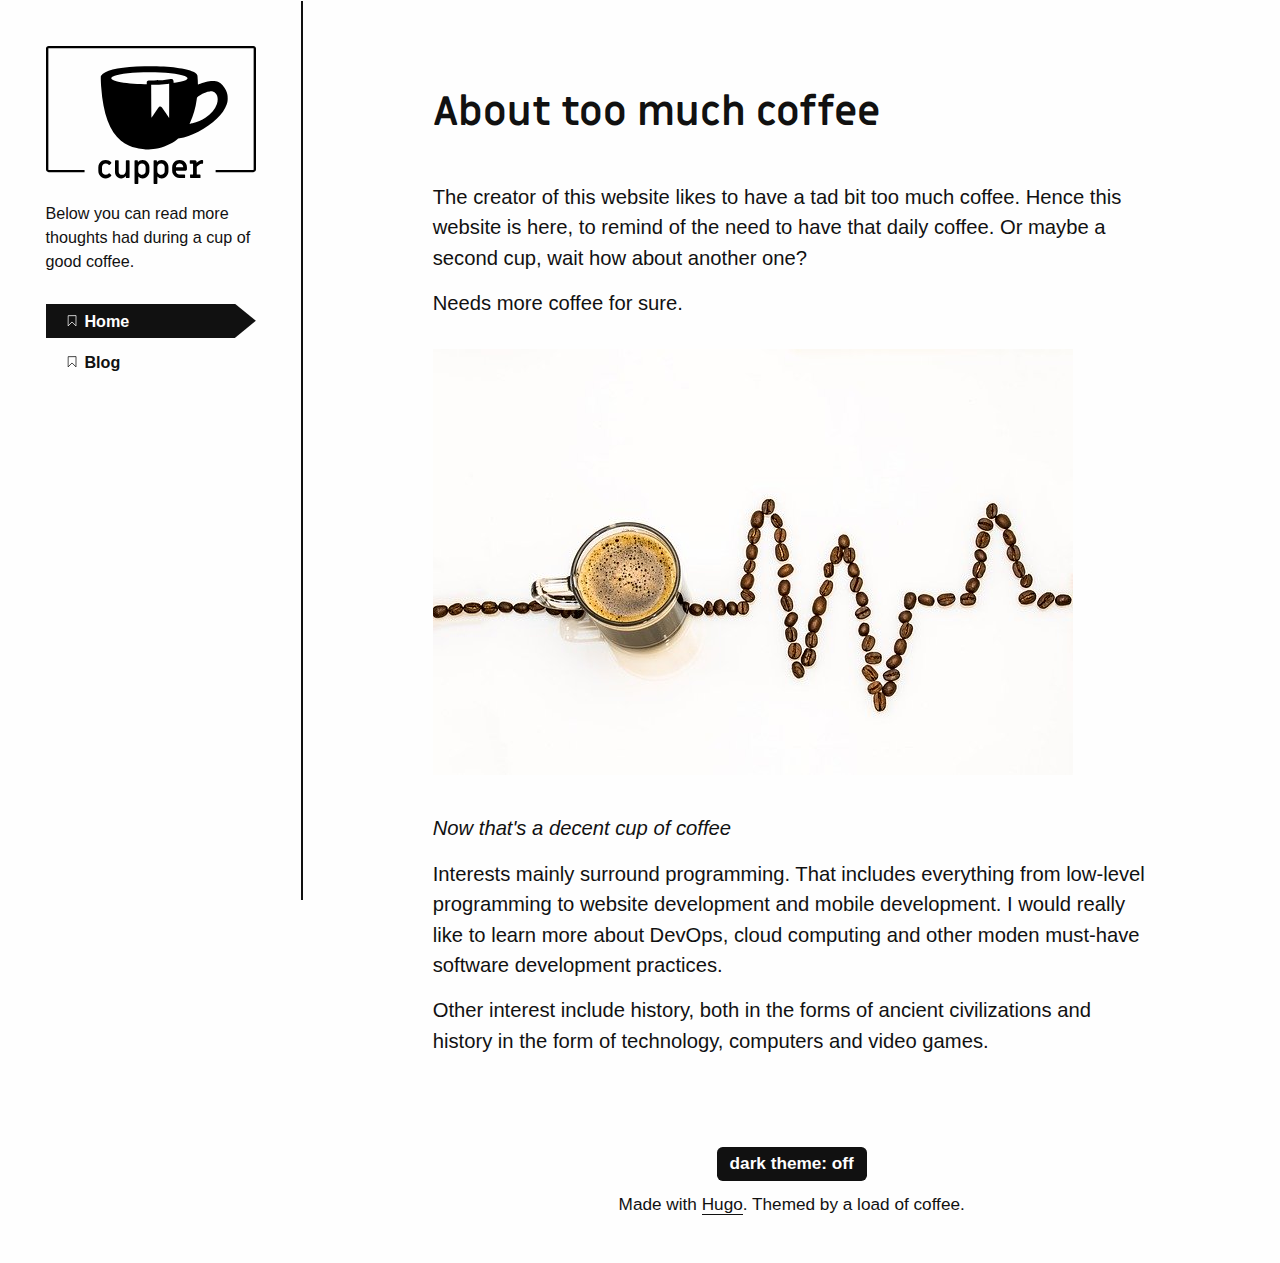
<file: index.html>
<!DOCTYPE html>
<html lang="en">
  <head>
  <meta charset="utf-8">
  <meta name="viewport" content="width=device-width, initial-scale=1.0">
  <meta http-equiv="X-UA-Compatible" content="IE=edge">

  <meta name="generator" content="Hugo 0.61.0" />
  <link rel="canonical" href="https://aaltomcc.github.io/cs-ej4101-fall-2019-012-advanced/">

  
    
  

  <link rel="apple-touch-icon" sizes="180x180" href="/apple-touch-icon.png">
  <link rel="icon" type="image/png" sizes="32x32" href="/favicon-32x32.png">
  <link rel="icon" type="image/png" sizes="16x16" href="/favicon-16x16.png">
  <link rel="manifest" href="/site.webmanifest">
  <link rel="mask-icon" href="/safari-pinned-tab.svg" color="#000000">
  <meta name="msapplication-TileColor" content="#ffffff">
  <meta name="theme-color" content="#ffffff">

  <link rel="stylesheet" href="https://aaltomcc.github.io/cs-ej4101-fall-2019-012-advanced/css/prism.css" media="none" onload="this.media='all';">

  
  
  <link rel="stylesheet" type="text/css" href="https://aaltomcc.github.io/cs-ej4101-fall-2019-012-advanced/css/styles.css">

  <style id="inverter" media="none">
    html { filter: invert(100%) }
    * { background-color: inherit }
    img:not([src*=".svg"]), .colors, iframe, .demo-container { filter: invert(100%) }
  </style>

  
  
    
  
  <title>Super Coffee Site</title>
</head>

  <body>
    <a href="#main">skip to content</a>
    <svg style="display: none">
  <symbol id="bookmark" viewBox="0 0 40 50">
   <g transform="translate(2266 3206.2)">
    <path style="stroke:currentColor;stroke-width:3.2637;fill:none" d="m-2262.2-3203.4-.2331 42.195 16.319-16.318 16.318 16.318.2331-42.428z"/>
   </g>
  </symbol>

  <symbol id="w3c" viewBox="0 0 127.09899 67.763">
   <text font-size="83" style="font-size:83px;font-family:Trebuchet;letter-spacing:-12;fill-opacity:0" letter-spacing="-12" y="67.609352" x="-26.782778">W3C</text>
   <text font-size="83" style="font-size:83px;font-weight:bold;font-family:Trebuchet;fill-opacity:0" y="67.609352" x="153.21722" font-weight="bold">SVG</text>
   <path style="fill:currentColor;image-rendering:optimizeQuality;shape-rendering:geometricPrecision" d="m33.695.377 12.062 41.016 12.067-41.016h8.731l-19.968 67.386h-.831l-12.48-41.759-12.479 41.759h-.832l-19.965-67.386h8.736l12.061 41.016 8.154-27.618-3.993-13.397h8.737z"/>
   <path style="fill:currentColor;image-rendering:optimizeQuality;shape-rendering:geometricPrecision" d="m91.355 46.132c0 6.104-1.624 11.234-4.862 15.394-3.248 4.158-7.45 6.237-12.607 6.237-3.882 0-7.263-1.238-10.148-3.702-2.885-2.47-5.02-5.812-6.406-10.022l6.82-2.829c1.001 2.552 2.317 4.562 3.953 6.028 1.636 1.469 3.56 2.207 5.781 2.207 2.329 0 4.3-1.306 5.909-3.911 1.609-2.606 2.411-5.738 2.411-9.401 0-4.049-.861-7.179-2.582-9.399-1.995-2.604-5.129-3.912-9.397-3.912h-3.327v-3.991l11.646-20.133h-14.062l-3.911 6.655h-2.493v-14.976h32.441v4.075l-12.31 21.217c4.324 1.385 7.596 3.911 9.815 7.571 2.22 3.659 3.329 7.953 3.329 12.892z"/>
   <path style="fill:currentColor;image-rendering:optimizeQuality;shape-rendering:geometricPrecision" d="m125.21 0 1.414 8.6-5.008 9.583s-1.924-4.064-5.117-6.314c-2.693-1.899-4.447-2.309-7.186-1.746-3.527.73-7.516 4.938-9.258 10.13-2.084 6.21-2.104 9.218-2.178 11.978-.115 4.428.58 7.043.58 7.043s-3.04-5.626-3.011-13.866c.018-5.882.947-11.218 3.666-16.479 2.404-4.627 5.954-7.404 9.114-7.728 3.264-.343 5.848 1.229 7.841 2.938 2.089 1.788 4.213 5.698 4.213 5.698l4.94-9.837z"/>
   <path style="fill:currentColor;image-rendering:optimizeQuality;shape-rendering:geometricPrecision" d="m125.82 48.674s-2.208 3.957-3.589 5.48c-1.379 1.524-3.849 4.209-6.896 5.555-3.049 1.343-4.646 1.598-7.661 1.306-3.01-.29-5.807-2.032-6.786-2.764-.979-.722-3.486-2.864-4.897-4.854-1.42-2-3.634-5.995-3.634-5.995s1.233 4.001 2.007 5.699c.442.977 1.81 3.965 3.749 6.572 1.805 2.425 5.315 6.604 10.652 7.545 5.336.945 9.002-1.449 9.907-2.031.907-.578 2.819-2.178 4.032-3.475 1.264-1.351 2.459-3.079 3.116-4.108.487-.758 1.276-2.286 1.276-2.286l-1.276-6.644z"/>
  </symbol>

  <symbol id="tag" viewBox="0 0 177.16535 177.16535">
    <g transform="translate(0 -875.2)">
     <path style="fill-rule:evenodd;stroke-width:0;fill:currentColor" d="m159.9 894.3-68.79 8.5872-75.42 77.336 61.931 60.397 75.429-76.565 6.8495-69.755zm-31.412 31.835a10.813 10.813 0 0 1 1.8443 2.247 10.813 10.813 0 0 1 -3.5174 14.872l-.0445.0275a10.813 10.813 0 0 1 -14.86 -3.5714 10.813 10.813 0 0 1 3.5563 -14.863 10.813 10.813 0 0 1 13.022 1.2884z"/>
    </g>
  </symbol>

  <symbol id="balloon" viewBox="0 0 141.73228 177.16535">
   <g transform="translate(0 -875.2)">
    <g>
     <path style="fill:currentColor" d="m68.156 882.83-.88753 1.4269c-4.9564 7.9666-6.3764 17.321-5.6731 37.378.36584 10.437 1.1246 23.51 1.6874 29.062.38895 3.8372 3.8278 32.454 4.6105 38.459 4.6694-.24176 9.2946.2879 14.377 1.481 1.2359-3.2937 5.2496-13.088 8.886-21.623 6.249-14.668 8.4128-21.264 10.253-31.252 1.2464-6.7626 1.6341-12.156 1.4204-19.764-.36325-12.93-2.1234-19.487-6.9377-25.843-2.0833-2.7507-6.9865-7.6112-7.9127-7.8436-.79716-.20019-6.6946-1.0922-6.7755-1.0248-.02213.0182-5.0006-.41858-7.5248-.22808l-2.149-.22808h-3.3738z"/>
     <path style="fill:currentColor" d="m61.915 883.28-3.2484.4497c-1.7863.24724-3.5182.53481-3.8494.63994-2.4751.33811-4.7267.86957-6.7777 1.5696-.28598 0-1.0254.20146-2.3695.58589-5.0418 1.4418-6.6374 2.2604-8.2567 4.2364-6.281 7.6657-11.457 18.43-12.932 26.891-1.4667 8.4111.71353 22.583 5.0764 32.996 3.8064 9.0852 13.569 25.149 22.801 37.517 1.3741 1.841 2.1708 2.9286 2.4712 3.5792 3.5437-1.1699 6.8496-1.9336 10.082-2.3263-1.3569-5.7831-4.6968-21.86-6.8361-33.002-.92884-4.8368-2.4692-14.322-3.2452-19.991-.68557-5.0083-.77707-6.9534-.74159-15.791.04316-10.803.41822-16.162 1.5026-21.503 1.4593-5.9026 3.3494-11.077 6.3247-15.852z"/>
     <path style="fill:currentColor" d="m94.499 885.78c-.10214-.0109-.13691 0-.0907.0409.16033.13489 1.329 1.0675 2.5976 2.0723 6.7003 5.307 11.273 14.568 12.658 25.638.52519 4.1949.24765 14.361-.5059 18.523-2.4775 13.684-9.7807 32.345-20.944 53.519l-3.0559 5.7971c2.8082.76579 5.7915 1.727 8.9926 2.8441 11.562-11.691 18.349-19.678 24.129-28.394 7.8992-11.913 11.132-20.234 12.24-31.518.98442-10.02-1.5579-20.876-6.7799-28.959-.2758-.4269-.57803-.86856-.89617-1.3166-3.247-6.13-9.752-12.053-21.264-16.131-2.3687-.86369-6.3657-2.0433-7.0802-2.1166z"/>
     <path style="fill:currentColor" d="m32.52 892.22c-.20090-.13016-1.4606.81389-3.9132 2.7457-11.486 9.0476-17.632 24.186-16.078 39.61.79699 7.9138 2.4066 13.505 5.9184 20.562 5.8577 11.77 14.749 23.219 30.087 38.74.05838.059.12188.1244.18052.1838 1.3166-.5556 2.5965-1.0618 3.8429-1.5199-.66408-.32448-1.4608-1.3297-3.8116-4.4602-5.0951-6.785-8.7512-11.962-13.051-18.486-5.1379-7.7948-5.0097-7.5894-8.0586-13.054-6.2097-11.13-8.2674-17.725-8.6014-27.563-.21552-6.3494.13041-9.2733 1.775-14.987 2.1832-7.5849 3.9273-10.986 9.2693-18.07 1.7839-2.3656 2.6418-3.57 2.4409-3.7003z"/>
     <path style="fill:currentColor" d="m69.133 992.37c-6.2405.0309-12.635.76718-19.554 2.5706 4.6956 4.7759 9.935 10.258 12.05 12.625l4.1272 4.6202h11.493l3.964-4.4516c2.0962-2.3541 7.4804-7.9845 12.201-12.768-8.378-1.4975-16.207-2.6353-24.281-2.5955z"/>
     <rect style="stroke-width:0;fill:currentColor" ry="2.0328" height="27.746" width="22.766" y="1017.7" x="60.201"/>
    </g>
   </g>
  </symbol>

  <symbol id="info" viewBox="0 0 41.667 41.667">
   <g transform="translate(-37.035 -1004.6)">
    <path style="stroke-linejoin:round;stroke:currentColor;stroke-linecap:round;stroke-width:3.728;fill:none" d="m76.25 1030.2a18.968 18.968 0 0 1 -23.037 13.709 18.968 18.968 0 0 1 -13.738 -23.019 18.968 18.968 0 0 1 23.001 -13.768 18.968 18.968 0 0 1 13.798 22.984"/>
    <g transform="matrix(1.1146 0 0 1.1146 -26.276 -124.92)">
     <path style="stroke:currentColor;stroke-linecap:round;stroke-width:3.728;fill:none" d="m75.491 1039.5v-8.7472"/>
     <path style="stroke-width:0;fill:currentColor" transform="scale(-1)" d="m-73.193-1024.5a2.3719 2.3719 0 0 1 -2.8807 1.7142 2.3719 2.3719 0 0 1 -1.718 -2.8785 2.3719 2.3719 0 0 1 2.8763 -1.7217 2.3719 2.3719 0 0 1 1.7254 2.8741"/>
    </g>
   </g>
  </symbol>

  <symbol id="warning" viewBox="0 0 48.430474 41.646302">
    <g transform="translate(-1.1273 -1010.2)">
     <path style="stroke-linejoin:round;stroke:currentColor;stroke-linecap:round;stroke-width:4.151;fill:none" d="m25.343 1012.3-22.14 37.496h44.28z"/>
     <path style="stroke:currentColor;stroke-linecap:round;stroke-width:4.1512;fill:none" d="m25.54 1027.7v8.7472"/>
     <path style="stroke-width:0;fill:currentColor" d="m27.839 1042.8a2.3719 2.3719 0 0 1 -2.8807 1.7143 2.3719 2.3719 0 0 1 -1.718 -2.8785 2.3719 2.3719 0 0 1 2.8763 -1.7217 2.3719 2.3719 0 0 1 1.7254 2.8741"/>
    </g>
  </symbol>

  <symbol id="menu" viewBox="0 0 50 50">
     <rect style="stroke-width:0;fill:currentColor" height="10" width="50" y="0" x="0"/>
     <rect style="stroke-width:0;fill:currentColor" height="10" width="50" y="20" x="0"/>
     <rect style="stroke-width:0;fill:currentColor" height="10" width="50" y="40" x="0"/>
   </symbol>

   <symbol id="link" viewBox="0 0 50 50">
    <g transform="translate(0 -1002.4)">
     <g transform="matrix(.095670 0 0 .095670 2.3233 1004.9)">
      <g>
       <path style="stroke-width:0;fill:currentColor" d="m452.84 192.9-128.65 128.65c-35.535 35.54-93.108 35.54-128.65 0l-42.881-42.886 42.881-42.876 42.884 42.876c11.845 11.822 31.064 11.846 42.886 0l128.64-128.64c11.816-11.831 11.816-31.066 0-42.9l-42.881-42.881c-11.822-11.814-31.064-11.814-42.887 0l-45.928 45.936c-21.292-12.531-45.491-17.905-69.449-16.291l72.501-72.526c35.535-35.521 93.136-35.521 128.64 0l42.886 42.881c35.535 35.523 35.535 93.141-.001 128.66zm-254.28 168.51-45.903 45.9c-11.845 11.846-31.064 11.817-42.881 0l-42.884-42.881c-11.845-11.821-11.845-31.041 0-42.886l128.65-128.65c11.819-11.814 31.069-11.814 42.884 0l42.886 42.886 42.876-42.886-42.876-42.881c-35.54-35.521-93.113-35.521-128.65 0l-128.65 128.64c-35.538 35.545-35.538 93.146 0 128.65l42.883 42.882c35.51 35.54 93.11 35.54 128.65 0l72.496-72.499c-23.956 1.597-48.092-3.784-69.474-16.283z"/>
      </g>
     </g>
    </g>
  </symbol>

  <symbol id="doc" viewBox="0 0 35 45">
   <g transform="translate(-147.53 -539.83)">
    <path style="stroke:currentColor;stroke-width:2.4501;fill:none" d="m149.38 542.67v39.194h31.354v-39.194z"/>
    <g style="stroke-width:25" transform="matrix(.098003 0 0 .098003 133.69 525.96)">
     <path d="m220 252.36h200" style="stroke:currentColor;stroke-width:25;fill:none"/>
     <path style="stroke:currentColor;stroke-width:25;fill:none" d="m220 409.95h200"/>
     <path d="m220 488.74h200" style="stroke:currentColor;stroke-width:25;fill:none"/>
     <path d="m220 331.15h200" style="stroke:currentColor;stroke-width:25;fill:none"/>
    </g>
   </g>
 </symbol>

 <symbol id="tick" viewBox="0 0 177.16535 177.16535">
  <g transform="translate(0 -875.2)">
   <rect style="stroke-width:0;fill:currentColor" transform="rotate(30)" height="155" width="40" y="702.99" x="556.82"/>
   <rect style="stroke-width:0;fill:currentColor" transform="rotate(30)" height="40" width="90.404" y="817.99" x="506.42"/>
  </g>
 </symbol>
</svg>

    <div class="wrapper">
      <header class="intro-and-nav" role="banner">
  <div>
    <div class="intro">
      <a class="logo" href="/" aria-label="Super Coffee Site home page">
        <img src="https://aaltomcc.github.io/cs-ej4101-fall-2019-012-advanced/images/logo.svg" alt="">
      </a>
      <p class="library-desc">
        
          Below you can read more thoughts had during a cup of good coffee.
        
      </p>
    </div>
    <nav id="patterns-nav" class="patterns" role="navigation">
  <h2 class="vh">Main navigation</h2>
  <button id="menu-button" aria-expanded="false">
    <svg viewBox="0 0 50 50" aria-hidden="true" focusable="false">
      <use xlink:href="#menu"></use>
    </svg>
    Menu
  </button>
  
  <ul id="patterns-list">
  
    <li class="pattern">
      
      
      
      
      <a href="/cs-ej4101-fall-2019-012-advanced/" aria-current="page">
        <svg class="bookmark-icon" aria-hidden="true" focusable="false" viewBox="0 0 40 50">
          <use xlink:href="#bookmark"></use>
        </svg>
        <span class="text">Home</span>
      </a>
    </li>
  
    <li class="pattern">
      
      
      
      
      <a href="/cs-ej4101-fall-2019-012-advanced/post/" >
        <svg class="bookmark-icon" aria-hidden="true" focusable="false" viewBox="0 0 40 50">
          <use xlink:href="#bookmark"></use>
        </svg>
        <span class="text">Blog</span>
      </a>
    </li>
  
  </ul>
</nav>
  </div>
</header>
      <div class="main-and-footer">
        <div>
          
  <main id="main">
    <h1></h1>
    <h1 id="about-too-much-coffee">About too much coffee</h1>
<p>The creator of this website likes to have a tad bit too much coffee. Hence this website is here, to remind of the need to have that daily coffee. Or maybe a second cup, wait how about another one?</p>
<p>Needs more coffee for sure.</p>
<p><img src="images/coffee-cup.jpg" alt=""></p>
<p><em>Now that's a decent cup of coffee</em></p>
<p>Interests mainly surround programming. That includes everything from low-level programming to website development and mobile development. I would really like to learn more about DevOps, cloud computing and other moden must-have software development practices.</p>
<p>Other interest include history, both in the forms of ancient civilizations and history in the form of technology, computers and video games.</p>

  </main>

          <footer role="contentinfo">
  <div>
    <label for="themer">
      dark theme: <input type="checkbox" id="themer" class="vh">
      <span aria-hidden="true"></span>
    </label>
  </div>
  
    Made with <a href="https://gohugo.io/">Hugo</a>. Themed by a load of coffee.
  
</footer>

        </div>
      </div>
    </div>
    <script src="https://aaltomcc.github.io/cs-ej4101-fall-2019-012-advanced/js/prism.js"></script>
<script src="https://aaltomcc.github.io/cs-ej4101-fall-2019-012-advanced/js/dom-scripts.js"></script>

    
    
  

  </body>
</html>
</file>
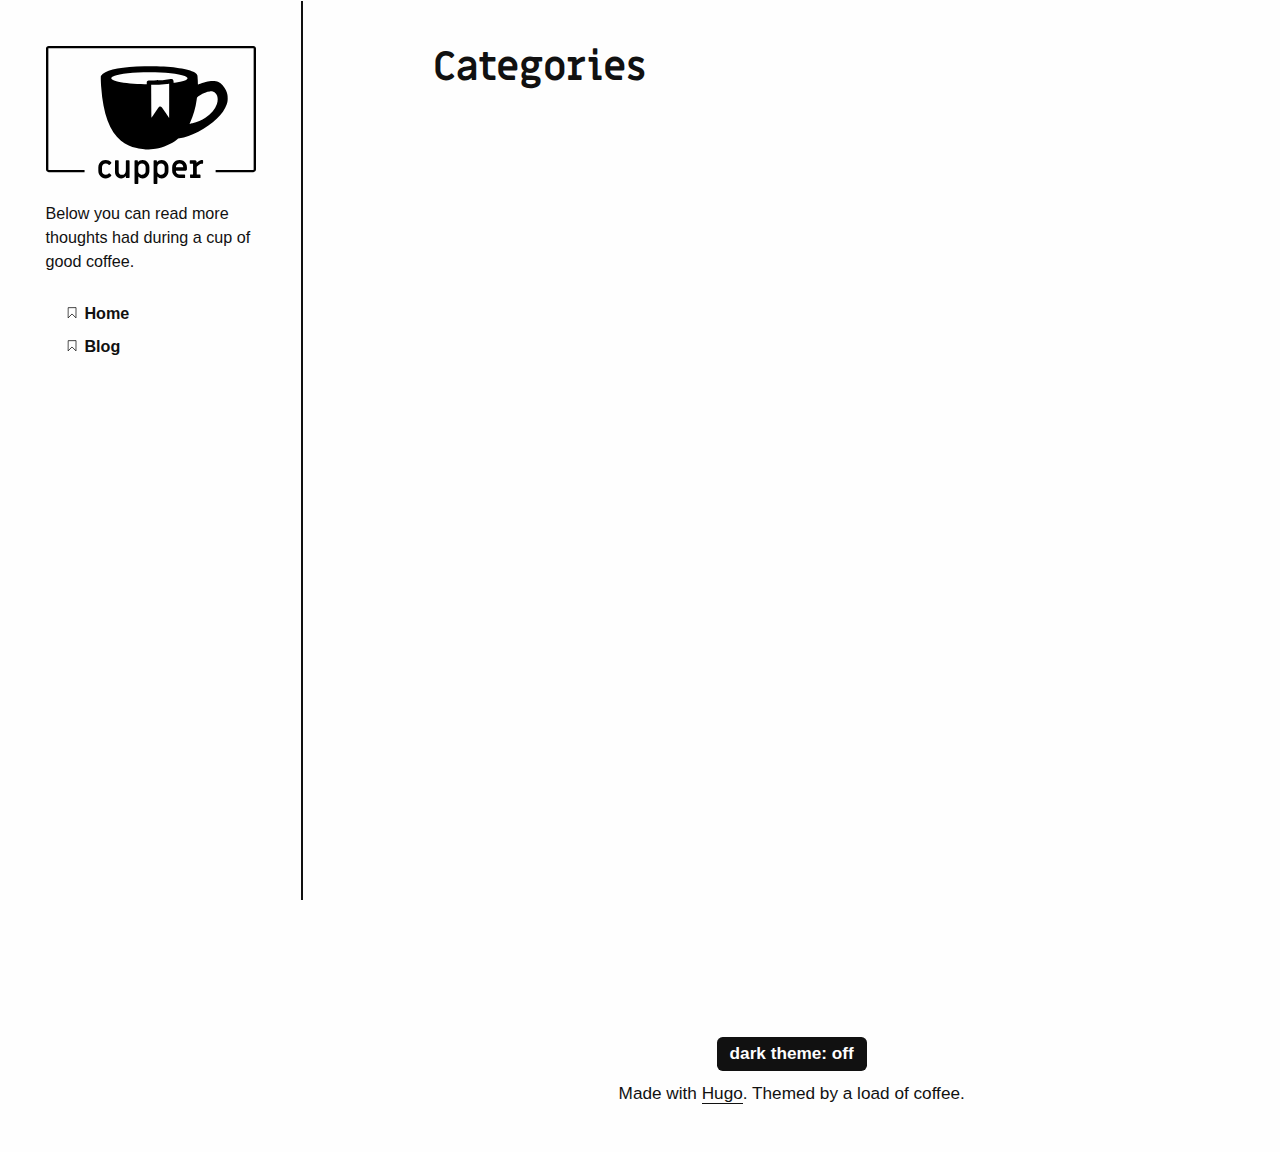
<file: categories/index.html>
<!DOCTYPE html>
<html lang="en">
  <head>
  <meta charset="utf-8">
  <meta name="viewport" content="width=device-width, initial-scale=1.0">
  <meta http-equiv="X-UA-Compatible" content="IE=edge">

  <meta name="generator" content="Hugo 0.61.0" />
  <link rel="canonical" href="https://aaltomcc.github.io/cs-ej4101-fall-2019-012-advanced/categories/">

  

  <link rel="apple-touch-icon" sizes="180x180" href="/apple-touch-icon.png">
  <link rel="icon" type="image/png" sizes="32x32" href="/favicon-32x32.png">
  <link rel="icon" type="image/png" sizes="16x16" href="/favicon-16x16.png">
  <link rel="manifest" href="/site.webmanifest">
  <link rel="mask-icon" href="/safari-pinned-tab.svg" color="#000000">
  <meta name="msapplication-TileColor" content="#ffffff">
  <meta name="theme-color" content="#ffffff">

  <link rel="stylesheet" href="https://aaltomcc.github.io/cs-ej4101-fall-2019-012-advanced/css/prism.css" media="none" onload="this.media='all';">

  
  
  <link rel="stylesheet" type="text/css" href="https://aaltomcc.github.io/cs-ej4101-fall-2019-012-advanced/css/styles.css">

  <style id="inverter" media="none">
    html { filter: invert(100%) }
    * { background-color: inherit }
    img:not([src*=".svg"]), .colors, iframe, .demo-container { filter: invert(100%) }
  </style>

  
  
  <title>Categories | Super Coffee Site</title>
</head>

  <body>
    <a href="#main">skip to content</a>
    <svg style="display: none">
  <symbol id="bookmark" viewBox="0 0 40 50">
   <g transform="translate(2266 3206.2)">
    <path style="stroke:currentColor;stroke-width:3.2637;fill:none" d="m-2262.2-3203.4-.2331 42.195 16.319-16.318 16.318 16.318.2331-42.428z"/>
   </g>
  </symbol>

  <symbol id="w3c" viewBox="0 0 127.09899 67.763">
   <text font-size="83" style="font-size:83px;font-family:Trebuchet;letter-spacing:-12;fill-opacity:0" letter-spacing="-12" y="67.609352" x="-26.782778">W3C</text>
   <text font-size="83" style="font-size:83px;font-weight:bold;font-family:Trebuchet;fill-opacity:0" y="67.609352" x="153.21722" font-weight="bold">SVG</text>
   <path style="fill:currentColor;image-rendering:optimizeQuality;shape-rendering:geometricPrecision" d="m33.695.377 12.062 41.016 12.067-41.016h8.731l-19.968 67.386h-.831l-12.48-41.759-12.479 41.759h-.832l-19.965-67.386h8.736l12.061 41.016 8.154-27.618-3.993-13.397h8.737z"/>
   <path style="fill:currentColor;image-rendering:optimizeQuality;shape-rendering:geometricPrecision" d="m91.355 46.132c0 6.104-1.624 11.234-4.862 15.394-3.248 4.158-7.45 6.237-12.607 6.237-3.882 0-7.263-1.238-10.148-3.702-2.885-2.47-5.02-5.812-6.406-10.022l6.82-2.829c1.001 2.552 2.317 4.562 3.953 6.028 1.636 1.469 3.56 2.207 5.781 2.207 2.329 0 4.3-1.306 5.909-3.911 1.609-2.606 2.411-5.738 2.411-9.401 0-4.049-.861-7.179-2.582-9.399-1.995-2.604-5.129-3.912-9.397-3.912h-3.327v-3.991l11.646-20.133h-14.062l-3.911 6.655h-2.493v-14.976h32.441v4.075l-12.31 21.217c4.324 1.385 7.596 3.911 9.815 7.571 2.22 3.659 3.329 7.953 3.329 12.892z"/>
   <path style="fill:currentColor;image-rendering:optimizeQuality;shape-rendering:geometricPrecision" d="m125.21 0 1.414 8.6-5.008 9.583s-1.924-4.064-5.117-6.314c-2.693-1.899-4.447-2.309-7.186-1.746-3.527.73-7.516 4.938-9.258 10.13-2.084 6.21-2.104 9.218-2.178 11.978-.115 4.428.58 7.043.58 7.043s-3.04-5.626-3.011-13.866c.018-5.882.947-11.218 3.666-16.479 2.404-4.627 5.954-7.404 9.114-7.728 3.264-.343 5.848 1.229 7.841 2.938 2.089 1.788 4.213 5.698 4.213 5.698l4.94-9.837z"/>
   <path style="fill:currentColor;image-rendering:optimizeQuality;shape-rendering:geometricPrecision" d="m125.82 48.674s-2.208 3.957-3.589 5.48c-1.379 1.524-3.849 4.209-6.896 5.555-3.049 1.343-4.646 1.598-7.661 1.306-3.01-.29-5.807-2.032-6.786-2.764-.979-.722-3.486-2.864-4.897-4.854-1.42-2-3.634-5.995-3.634-5.995s1.233 4.001 2.007 5.699c.442.977 1.81 3.965 3.749 6.572 1.805 2.425 5.315 6.604 10.652 7.545 5.336.945 9.002-1.449 9.907-2.031.907-.578 2.819-2.178 4.032-3.475 1.264-1.351 2.459-3.079 3.116-4.108.487-.758 1.276-2.286 1.276-2.286l-1.276-6.644z"/>
  </symbol>

  <symbol id="tag" viewBox="0 0 177.16535 177.16535">
    <g transform="translate(0 -875.2)">
     <path style="fill-rule:evenodd;stroke-width:0;fill:currentColor" d="m159.9 894.3-68.79 8.5872-75.42 77.336 61.931 60.397 75.429-76.565 6.8495-69.755zm-31.412 31.835a10.813 10.813 0 0 1 1.8443 2.247 10.813 10.813 0 0 1 -3.5174 14.872l-.0445.0275a10.813 10.813 0 0 1 -14.86 -3.5714 10.813 10.813 0 0 1 3.5563 -14.863 10.813 10.813 0 0 1 13.022 1.2884z"/>
    </g>
  </symbol>

  <symbol id="balloon" viewBox="0 0 141.73228 177.16535">
   <g transform="translate(0 -875.2)">
    <g>
     <path style="fill:currentColor" d="m68.156 882.83-.88753 1.4269c-4.9564 7.9666-6.3764 17.321-5.6731 37.378.36584 10.437 1.1246 23.51 1.6874 29.062.38895 3.8372 3.8278 32.454 4.6105 38.459 4.6694-.24176 9.2946.2879 14.377 1.481 1.2359-3.2937 5.2496-13.088 8.886-21.623 6.249-14.668 8.4128-21.264 10.253-31.252 1.2464-6.7626 1.6341-12.156 1.4204-19.764-.36325-12.93-2.1234-19.487-6.9377-25.843-2.0833-2.7507-6.9865-7.6112-7.9127-7.8436-.79716-.20019-6.6946-1.0922-6.7755-1.0248-.02213.0182-5.0006-.41858-7.5248-.22808l-2.149-.22808h-3.3738z"/>
     <path style="fill:currentColor" d="m61.915 883.28-3.2484.4497c-1.7863.24724-3.5182.53481-3.8494.63994-2.4751.33811-4.7267.86957-6.7777 1.5696-.28598 0-1.0254.20146-2.3695.58589-5.0418 1.4418-6.6374 2.2604-8.2567 4.2364-6.281 7.6657-11.457 18.43-12.932 26.891-1.4667 8.4111.71353 22.583 5.0764 32.996 3.8064 9.0852 13.569 25.149 22.801 37.517 1.3741 1.841 2.1708 2.9286 2.4712 3.5792 3.5437-1.1699 6.8496-1.9336 10.082-2.3263-1.3569-5.7831-4.6968-21.86-6.8361-33.002-.92884-4.8368-2.4692-14.322-3.2452-19.991-.68557-5.0083-.77707-6.9534-.74159-15.791.04316-10.803.41822-16.162 1.5026-21.503 1.4593-5.9026 3.3494-11.077 6.3247-15.852z"/>
     <path style="fill:currentColor" d="m94.499 885.78c-.10214-.0109-.13691 0-.0907.0409.16033.13489 1.329 1.0675 2.5976 2.0723 6.7003 5.307 11.273 14.568 12.658 25.638.52519 4.1949.24765 14.361-.5059 18.523-2.4775 13.684-9.7807 32.345-20.944 53.519l-3.0559 5.7971c2.8082.76579 5.7915 1.727 8.9926 2.8441 11.562-11.691 18.349-19.678 24.129-28.394 7.8992-11.913 11.132-20.234 12.24-31.518.98442-10.02-1.5579-20.876-6.7799-28.959-.2758-.4269-.57803-.86856-.89617-1.3166-3.247-6.13-9.752-12.053-21.264-16.131-2.3687-.86369-6.3657-2.0433-7.0802-2.1166z"/>
     <path style="fill:currentColor" d="m32.52 892.22c-.20090-.13016-1.4606.81389-3.9132 2.7457-11.486 9.0476-17.632 24.186-16.078 39.61.79699 7.9138 2.4066 13.505 5.9184 20.562 5.8577 11.77 14.749 23.219 30.087 38.74.05838.059.12188.1244.18052.1838 1.3166-.5556 2.5965-1.0618 3.8429-1.5199-.66408-.32448-1.4608-1.3297-3.8116-4.4602-5.0951-6.785-8.7512-11.962-13.051-18.486-5.1379-7.7948-5.0097-7.5894-8.0586-13.054-6.2097-11.13-8.2674-17.725-8.6014-27.563-.21552-6.3494.13041-9.2733 1.775-14.987 2.1832-7.5849 3.9273-10.986 9.2693-18.07 1.7839-2.3656 2.6418-3.57 2.4409-3.7003z"/>
     <path style="fill:currentColor" d="m69.133 992.37c-6.2405.0309-12.635.76718-19.554 2.5706 4.6956 4.7759 9.935 10.258 12.05 12.625l4.1272 4.6202h11.493l3.964-4.4516c2.0962-2.3541 7.4804-7.9845 12.201-12.768-8.378-1.4975-16.207-2.6353-24.281-2.5955z"/>
     <rect style="stroke-width:0;fill:currentColor" ry="2.0328" height="27.746" width="22.766" y="1017.7" x="60.201"/>
    </g>
   </g>
  </symbol>

  <symbol id="info" viewBox="0 0 41.667 41.667">
   <g transform="translate(-37.035 -1004.6)">
    <path style="stroke-linejoin:round;stroke:currentColor;stroke-linecap:round;stroke-width:3.728;fill:none" d="m76.25 1030.2a18.968 18.968 0 0 1 -23.037 13.709 18.968 18.968 0 0 1 -13.738 -23.019 18.968 18.968 0 0 1 23.001 -13.768 18.968 18.968 0 0 1 13.798 22.984"/>
    <g transform="matrix(1.1146 0 0 1.1146 -26.276 -124.92)">
     <path style="stroke:currentColor;stroke-linecap:round;stroke-width:3.728;fill:none" d="m75.491 1039.5v-8.7472"/>
     <path style="stroke-width:0;fill:currentColor" transform="scale(-1)" d="m-73.193-1024.5a2.3719 2.3719 0 0 1 -2.8807 1.7142 2.3719 2.3719 0 0 1 -1.718 -2.8785 2.3719 2.3719 0 0 1 2.8763 -1.7217 2.3719 2.3719 0 0 1 1.7254 2.8741"/>
    </g>
   </g>
  </symbol>

  <symbol id="warning" viewBox="0 0 48.430474 41.646302">
    <g transform="translate(-1.1273 -1010.2)">
     <path style="stroke-linejoin:round;stroke:currentColor;stroke-linecap:round;stroke-width:4.151;fill:none" d="m25.343 1012.3-22.14 37.496h44.28z"/>
     <path style="stroke:currentColor;stroke-linecap:round;stroke-width:4.1512;fill:none" d="m25.54 1027.7v8.7472"/>
     <path style="stroke-width:0;fill:currentColor" d="m27.839 1042.8a2.3719 2.3719 0 0 1 -2.8807 1.7143 2.3719 2.3719 0 0 1 -1.718 -2.8785 2.3719 2.3719 0 0 1 2.8763 -1.7217 2.3719 2.3719 0 0 1 1.7254 2.8741"/>
    </g>
  </symbol>

  <symbol id="menu" viewBox="0 0 50 50">
     <rect style="stroke-width:0;fill:currentColor" height="10" width="50" y="0" x="0"/>
     <rect style="stroke-width:0;fill:currentColor" height="10" width="50" y="20" x="0"/>
     <rect style="stroke-width:0;fill:currentColor" height="10" width="50" y="40" x="0"/>
   </symbol>

   <symbol id="link" viewBox="0 0 50 50">
    <g transform="translate(0 -1002.4)">
     <g transform="matrix(.095670 0 0 .095670 2.3233 1004.9)">
      <g>
       <path style="stroke-width:0;fill:currentColor" d="m452.84 192.9-128.65 128.65c-35.535 35.54-93.108 35.54-128.65 0l-42.881-42.886 42.881-42.876 42.884 42.876c11.845 11.822 31.064 11.846 42.886 0l128.64-128.64c11.816-11.831 11.816-31.066 0-42.9l-42.881-42.881c-11.822-11.814-31.064-11.814-42.887 0l-45.928 45.936c-21.292-12.531-45.491-17.905-69.449-16.291l72.501-72.526c35.535-35.521 93.136-35.521 128.64 0l42.886 42.881c35.535 35.523 35.535 93.141-.001 128.66zm-254.28 168.51-45.903 45.9c-11.845 11.846-31.064 11.817-42.881 0l-42.884-42.881c-11.845-11.821-11.845-31.041 0-42.886l128.65-128.65c11.819-11.814 31.069-11.814 42.884 0l42.886 42.886 42.876-42.886-42.876-42.881c-35.54-35.521-93.113-35.521-128.65 0l-128.65 128.64c-35.538 35.545-35.538 93.146 0 128.65l42.883 42.882c35.51 35.54 93.11 35.54 128.65 0l72.496-72.499c-23.956 1.597-48.092-3.784-69.474-16.283z"/>
      </g>
     </g>
    </g>
  </symbol>

  <symbol id="doc" viewBox="0 0 35 45">
   <g transform="translate(-147.53 -539.83)">
    <path style="stroke:currentColor;stroke-width:2.4501;fill:none" d="m149.38 542.67v39.194h31.354v-39.194z"/>
    <g style="stroke-width:25" transform="matrix(.098003 0 0 .098003 133.69 525.96)">
     <path d="m220 252.36h200" style="stroke:currentColor;stroke-width:25;fill:none"/>
     <path style="stroke:currentColor;stroke-width:25;fill:none" d="m220 409.95h200"/>
     <path d="m220 488.74h200" style="stroke:currentColor;stroke-width:25;fill:none"/>
     <path d="m220 331.15h200" style="stroke:currentColor;stroke-width:25;fill:none"/>
    </g>
   </g>
 </symbol>

 <symbol id="tick" viewBox="0 0 177.16535 177.16535">
  <g transform="translate(0 -875.2)">
   <rect style="stroke-width:0;fill:currentColor" transform="rotate(30)" height="155" width="40" y="702.99" x="556.82"/>
   <rect style="stroke-width:0;fill:currentColor" transform="rotate(30)" height="40" width="90.404" y="817.99" x="506.42"/>
  </g>
 </symbol>
</svg>

    <div class="wrapper">
      <header class="intro-and-nav" role="banner">
  <div>
    <div class="intro">
      <a class="logo" href="/" aria-label="Super Coffee Site home page">
        <img src="https://aaltomcc.github.io/cs-ej4101-fall-2019-012-advanced/images/logo.svg" alt="">
      </a>
      <p class="library-desc">
        
          Below you can read more thoughts had during a cup of good coffee.
        
      </p>
    </div>
    <nav id="patterns-nav" class="patterns" role="navigation">
  <h2 class="vh">Main navigation</h2>
  <button id="menu-button" aria-expanded="false">
    <svg viewBox="0 0 50 50" aria-hidden="true" focusable="false">
      <use xlink:href="#menu"></use>
    </svg>
    Menu
  </button>
  
  <ul id="patterns-list">
  
    <li class="pattern">
      
      
      
      
      <a href="/cs-ej4101-fall-2019-012-advanced/" >
        <svg class="bookmark-icon" aria-hidden="true" focusable="false" viewBox="0 0 40 50">
          <use xlink:href="#bookmark"></use>
        </svg>
        <span class="text">Home</span>
      </a>
    </li>
  
    <li class="pattern">
      
      
      
      
      <a href="/cs-ej4101-fall-2019-012-advanced/post/" >
        <svg class="bookmark-icon" aria-hidden="true" focusable="false" viewBox="0 0 40 50">
          <use xlink:href="#bookmark"></use>
        </svg>
        <span class="text">Blog</span>
      </a>
    </li>
  
  </ul>
</nav>
  </div>
</header>
      <div class="main-and-footer">
        <div>
          
  <main id="main">
    <h1>Categories</h1>
    <ul class="patterns-list">
      
    </ul>
  </main>

          <footer role="contentinfo">
  <div>
    <label for="themer">
      dark theme: <input type="checkbox" id="themer" class="vh">
      <span aria-hidden="true"></span>
    </label>
  </div>
  
    Made with <a href="https://gohugo.io/">Hugo</a>. Themed by a load of coffee.
  
</footer>

        </div>
      </div>
    </div>
    <script src="https://aaltomcc.github.io/cs-ej4101-fall-2019-012-advanced/js/prism.js"></script>
<script src="https://aaltomcc.github.io/cs-ej4101-fall-2019-012-advanced/js/dom-scripts.js"></script>

    
    
  

  </body>
</html>
</file>
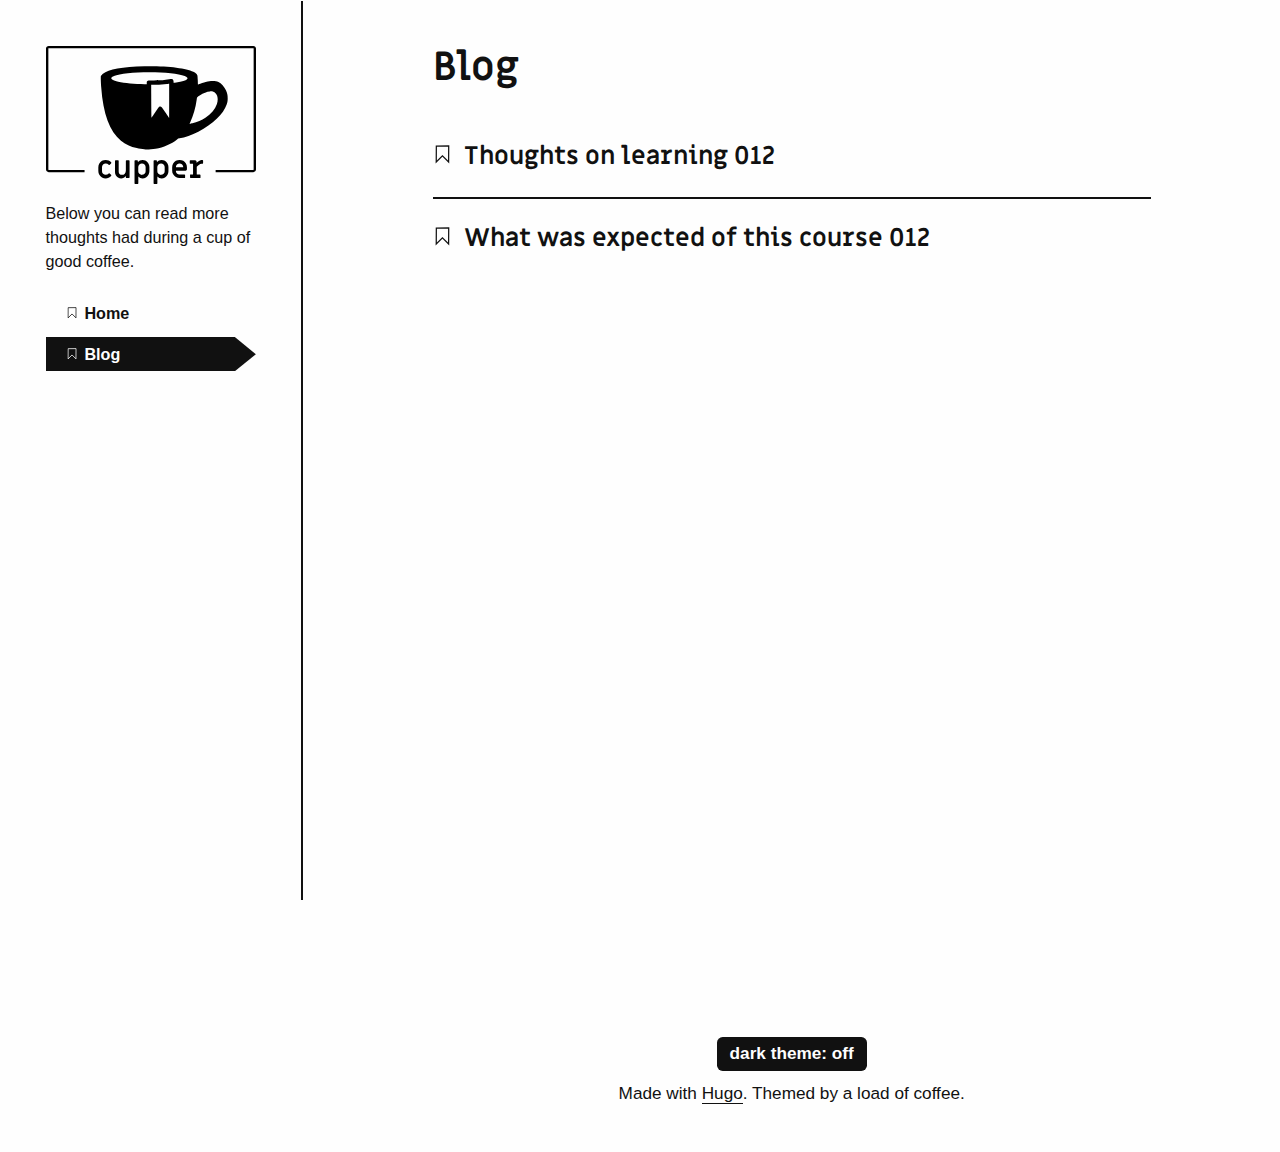
<file: post/index.html>
<!DOCTYPE html>
<html lang="en">
  <head>
  <meta charset="utf-8">
  <meta name="viewport" content="width=device-width, initial-scale=1.0">
  <meta http-equiv="X-UA-Compatible" content="IE=edge">

  <meta name="generator" content="Hugo 0.61.0" />
  <link rel="canonical" href="https://aaltomcc.github.io/cs-ej4101-fall-2019-012-advanced/post/">

  

  <link rel="apple-touch-icon" sizes="180x180" href="/apple-touch-icon.png">
  <link rel="icon" type="image/png" sizes="32x32" href="/favicon-32x32.png">
  <link rel="icon" type="image/png" sizes="16x16" href="/favicon-16x16.png">
  <link rel="manifest" href="/site.webmanifest">
  <link rel="mask-icon" href="/safari-pinned-tab.svg" color="#000000">
  <meta name="msapplication-TileColor" content="#ffffff">
  <meta name="theme-color" content="#ffffff">

  <link rel="stylesheet" href="https://aaltomcc.github.io/cs-ej4101-fall-2019-012-advanced/css/prism.css" media="none" onload="this.media='all';">

  
  
  <link rel="stylesheet" type="text/css" href="https://aaltomcc.github.io/cs-ej4101-fall-2019-012-advanced/css/styles.css">

  <style id="inverter" media="none">
    html { filter: invert(100%) }
    * { background-color: inherit }
    img:not([src*=".svg"]), .colors, iframe, .demo-container { filter: invert(100%) }
  </style>

  
  
  <title>Blog | Super Coffee Site</title>
</head>

  <body>
    <a href="#main">skip to content</a>
    <svg style="display: none">
  <symbol id="bookmark" viewBox="0 0 40 50">
   <g transform="translate(2266 3206.2)">
    <path style="stroke:currentColor;stroke-width:3.2637;fill:none" d="m-2262.2-3203.4-.2331 42.195 16.319-16.318 16.318 16.318.2331-42.428z"/>
   </g>
  </symbol>

  <symbol id="w3c" viewBox="0 0 127.09899 67.763">
   <text font-size="83" style="font-size:83px;font-family:Trebuchet;letter-spacing:-12;fill-opacity:0" letter-spacing="-12" y="67.609352" x="-26.782778">W3C</text>
   <text font-size="83" style="font-size:83px;font-weight:bold;font-family:Trebuchet;fill-opacity:0" y="67.609352" x="153.21722" font-weight="bold">SVG</text>
   <path style="fill:currentColor;image-rendering:optimizeQuality;shape-rendering:geometricPrecision" d="m33.695.377 12.062 41.016 12.067-41.016h8.731l-19.968 67.386h-.831l-12.48-41.759-12.479 41.759h-.832l-19.965-67.386h8.736l12.061 41.016 8.154-27.618-3.993-13.397h8.737z"/>
   <path style="fill:currentColor;image-rendering:optimizeQuality;shape-rendering:geometricPrecision" d="m91.355 46.132c0 6.104-1.624 11.234-4.862 15.394-3.248 4.158-7.45 6.237-12.607 6.237-3.882 0-7.263-1.238-10.148-3.702-2.885-2.47-5.02-5.812-6.406-10.022l6.82-2.829c1.001 2.552 2.317 4.562 3.953 6.028 1.636 1.469 3.56 2.207 5.781 2.207 2.329 0 4.3-1.306 5.909-3.911 1.609-2.606 2.411-5.738 2.411-9.401 0-4.049-.861-7.179-2.582-9.399-1.995-2.604-5.129-3.912-9.397-3.912h-3.327v-3.991l11.646-20.133h-14.062l-3.911 6.655h-2.493v-14.976h32.441v4.075l-12.31 21.217c4.324 1.385 7.596 3.911 9.815 7.571 2.22 3.659 3.329 7.953 3.329 12.892z"/>
   <path style="fill:currentColor;image-rendering:optimizeQuality;shape-rendering:geometricPrecision" d="m125.21 0 1.414 8.6-5.008 9.583s-1.924-4.064-5.117-6.314c-2.693-1.899-4.447-2.309-7.186-1.746-3.527.73-7.516 4.938-9.258 10.13-2.084 6.21-2.104 9.218-2.178 11.978-.115 4.428.58 7.043.58 7.043s-3.04-5.626-3.011-13.866c.018-5.882.947-11.218 3.666-16.479 2.404-4.627 5.954-7.404 9.114-7.728 3.264-.343 5.848 1.229 7.841 2.938 2.089 1.788 4.213 5.698 4.213 5.698l4.94-9.837z"/>
   <path style="fill:currentColor;image-rendering:optimizeQuality;shape-rendering:geometricPrecision" d="m125.82 48.674s-2.208 3.957-3.589 5.48c-1.379 1.524-3.849 4.209-6.896 5.555-3.049 1.343-4.646 1.598-7.661 1.306-3.01-.29-5.807-2.032-6.786-2.764-.979-.722-3.486-2.864-4.897-4.854-1.42-2-3.634-5.995-3.634-5.995s1.233 4.001 2.007 5.699c.442.977 1.81 3.965 3.749 6.572 1.805 2.425 5.315 6.604 10.652 7.545 5.336.945 9.002-1.449 9.907-2.031.907-.578 2.819-2.178 4.032-3.475 1.264-1.351 2.459-3.079 3.116-4.108.487-.758 1.276-2.286 1.276-2.286l-1.276-6.644z"/>
  </symbol>

  <symbol id="tag" viewBox="0 0 177.16535 177.16535">
    <g transform="translate(0 -875.2)">
     <path style="fill-rule:evenodd;stroke-width:0;fill:currentColor" d="m159.9 894.3-68.79 8.5872-75.42 77.336 61.931 60.397 75.429-76.565 6.8495-69.755zm-31.412 31.835a10.813 10.813 0 0 1 1.8443 2.247 10.813 10.813 0 0 1 -3.5174 14.872l-.0445.0275a10.813 10.813 0 0 1 -14.86 -3.5714 10.813 10.813 0 0 1 3.5563 -14.863 10.813 10.813 0 0 1 13.022 1.2884z"/>
    </g>
  </symbol>

  <symbol id="balloon" viewBox="0 0 141.73228 177.16535">
   <g transform="translate(0 -875.2)">
    <g>
     <path style="fill:currentColor" d="m68.156 882.83-.88753 1.4269c-4.9564 7.9666-6.3764 17.321-5.6731 37.378.36584 10.437 1.1246 23.51 1.6874 29.062.38895 3.8372 3.8278 32.454 4.6105 38.459 4.6694-.24176 9.2946.2879 14.377 1.481 1.2359-3.2937 5.2496-13.088 8.886-21.623 6.249-14.668 8.4128-21.264 10.253-31.252 1.2464-6.7626 1.6341-12.156 1.4204-19.764-.36325-12.93-2.1234-19.487-6.9377-25.843-2.0833-2.7507-6.9865-7.6112-7.9127-7.8436-.79716-.20019-6.6946-1.0922-6.7755-1.0248-.02213.0182-5.0006-.41858-7.5248-.22808l-2.149-.22808h-3.3738z"/>
     <path style="fill:currentColor" d="m61.915 883.28-3.2484.4497c-1.7863.24724-3.5182.53481-3.8494.63994-2.4751.33811-4.7267.86957-6.7777 1.5696-.28598 0-1.0254.20146-2.3695.58589-5.0418 1.4418-6.6374 2.2604-8.2567 4.2364-6.281 7.6657-11.457 18.43-12.932 26.891-1.4667 8.4111.71353 22.583 5.0764 32.996 3.8064 9.0852 13.569 25.149 22.801 37.517 1.3741 1.841 2.1708 2.9286 2.4712 3.5792 3.5437-1.1699 6.8496-1.9336 10.082-2.3263-1.3569-5.7831-4.6968-21.86-6.8361-33.002-.92884-4.8368-2.4692-14.322-3.2452-19.991-.68557-5.0083-.77707-6.9534-.74159-15.791.04316-10.803.41822-16.162 1.5026-21.503 1.4593-5.9026 3.3494-11.077 6.3247-15.852z"/>
     <path style="fill:currentColor" d="m94.499 885.78c-.10214-.0109-.13691 0-.0907.0409.16033.13489 1.329 1.0675 2.5976 2.0723 6.7003 5.307 11.273 14.568 12.658 25.638.52519 4.1949.24765 14.361-.5059 18.523-2.4775 13.684-9.7807 32.345-20.944 53.519l-3.0559 5.7971c2.8082.76579 5.7915 1.727 8.9926 2.8441 11.562-11.691 18.349-19.678 24.129-28.394 7.8992-11.913 11.132-20.234 12.24-31.518.98442-10.02-1.5579-20.876-6.7799-28.959-.2758-.4269-.57803-.86856-.89617-1.3166-3.247-6.13-9.752-12.053-21.264-16.131-2.3687-.86369-6.3657-2.0433-7.0802-2.1166z"/>
     <path style="fill:currentColor" d="m32.52 892.22c-.20090-.13016-1.4606.81389-3.9132 2.7457-11.486 9.0476-17.632 24.186-16.078 39.61.79699 7.9138 2.4066 13.505 5.9184 20.562 5.8577 11.77 14.749 23.219 30.087 38.74.05838.059.12188.1244.18052.1838 1.3166-.5556 2.5965-1.0618 3.8429-1.5199-.66408-.32448-1.4608-1.3297-3.8116-4.4602-5.0951-6.785-8.7512-11.962-13.051-18.486-5.1379-7.7948-5.0097-7.5894-8.0586-13.054-6.2097-11.13-8.2674-17.725-8.6014-27.563-.21552-6.3494.13041-9.2733 1.775-14.987 2.1832-7.5849 3.9273-10.986 9.2693-18.07 1.7839-2.3656 2.6418-3.57 2.4409-3.7003z"/>
     <path style="fill:currentColor" d="m69.133 992.37c-6.2405.0309-12.635.76718-19.554 2.5706 4.6956 4.7759 9.935 10.258 12.05 12.625l4.1272 4.6202h11.493l3.964-4.4516c2.0962-2.3541 7.4804-7.9845 12.201-12.768-8.378-1.4975-16.207-2.6353-24.281-2.5955z"/>
     <rect style="stroke-width:0;fill:currentColor" ry="2.0328" height="27.746" width="22.766" y="1017.7" x="60.201"/>
    </g>
   </g>
  </symbol>

  <symbol id="info" viewBox="0 0 41.667 41.667">
   <g transform="translate(-37.035 -1004.6)">
    <path style="stroke-linejoin:round;stroke:currentColor;stroke-linecap:round;stroke-width:3.728;fill:none" d="m76.25 1030.2a18.968 18.968 0 0 1 -23.037 13.709 18.968 18.968 0 0 1 -13.738 -23.019 18.968 18.968 0 0 1 23.001 -13.768 18.968 18.968 0 0 1 13.798 22.984"/>
    <g transform="matrix(1.1146 0 0 1.1146 -26.276 -124.92)">
     <path style="stroke:currentColor;stroke-linecap:round;stroke-width:3.728;fill:none" d="m75.491 1039.5v-8.7472"/>
     <path style="stroke-width:0;fill:currentColor" transform="scale(-1)" d="m-73.193-1024.5a2.3719 2.3719 0 0 1 -2.8807 1.7142 2.3719 2.3719 0 0 1 -1.718 -2.8785 2.3719 2.3719 0 0 1 2.8763 -1.7217 2.3719 2.3719 0 0 1 1.7254 2.8741"/>
    </g>
   </g>
  </symbol>

  <symbol id="warning" viewBox="0 0 48.430474 41.646302">
    <g transform="translate(-1.1273 -1010.2)">
     <path style="stroke-linejoin:round;stroke:currentColor;stroke-linecap:round;stroke-width:4.151;fill:none" d="m25.343 1012.3-22.14 37.496h44.28z"/>
     <path style="stroke:currentColor;stroke-linecap:round;stroke-width:4.1512;fill:none" d="m25.54 1027.7v8.7472"/>
     <path style="stroke-width:0;fill:currentColor" d="m27.839 1042.8a2.3719 2.3719 0 0 1 -2.8807 1.7143 2.3719 2.3719 0 0 1 -1.718 -2.8785 2.3719 2.3719 0 0 1 2.8763 -1.7217 2.3719 2.3719 0 0 1 1.7254 2.8741"/>
    </g>
  </symbol>

  <symbol id="menu" viewBox="0 0 50 50">
     <rect style="stroke-width:0;fill:currentColor" height="10" width="50" y="0" x="0"/>
     <rect style="stroke-width:0;fill:currentColor" height="10" width="50" y="20" x="0"/>
     <rect style="stroke-width:0;fill:currentColor" height="10" width="50" y="40" x="0"/>
   </symbol>

   <symbol id="link" viewBox="0 0 50 50">
    <g transform="translate(0 -1002.4)">
     <g transform="matrix(.095670 0 0 .095670 2.3233 1004.9)">
      <g>
       <path style="stroke-width:0;fill:currentColor" d="m452.84 192.9-128.65 128.65c-35.535 35.54-93.108 35.54-128.65 0l-42.881-42.886 42.881-42.876 42.884 42.876c11.845 11.822 31.064 11.846 42.886 0l128.64-128.64c11.816-11.831 11.816-31.066 0-42.9l-42.881-42.881c-11.822-11.814-31.064-11.814-42.887 0l-45.928 45.936c-21.292-12.531-45.491-17.905-69.449-16.291l72.501-72.526c35.535-35.521 93.136-35.521 128.64 0l42.886 42.881c35.535 35.523 35.535 93.141-.001 128.66zm-254.28 168.51-45.903 45.9c-11.845 11.846-31.064 11.817-42.881 0l-42.884-42.881c-11.845-11.821-11.845-31.041 0-42.886l128.65-128.65c11.819-11.814 31.069-11.814 42.884 0l42.886 42.886 42.876-42.886-42.876-42.881c-35.54-35.521-93.113-35.521-128.65 0l-128.65 128.64c-35.538 35.545-35.538 93.146 0 128.65l42.883 42.882c35.51 35.54 93.11 35.54 128.65 0l72.496-72.499c-23.956 1.597-48.092-3.784-69.474-16.283z"/>
      </g>
     </g>
    </g>
  </symbol>

  <symbol id="doc" viewBox="0 0 35 45">
   <g transform="translate(-147.53 -539.83)">
    <path style="stroke:currentColor;stroke-width:2.4501;fill:none" d="m149.38 542.67v39.194h31.354v-39.194z"/>
    <g style="stroke-width:25" transform="matrix(.098003 0 0 .098003 133.69 525.96)">
     <path d="m220 252.36h200" style="stroke:currentColor;stroke-width:25;fill:none"/>
     <path style="stroke:currentColor;stroke-width:25;fill:none" d="m220 409.95h200"/>
     <path d="m220 488.74h200" style="stroke:currentColor;stroke-width:25;fill:none"/>
     <path d="m220 331.15h200" style="stroke:currentColor;stroke-width:25;fill:none"/>
    </g>
   </g>
 </symbol>

 <symbol id="tick" viewBox="0 0 177.16535 177.16535">
  <g transform="translate(0 -875.2)">
   <rect style="stroke-width:0;fill:currentColor" transform="rotate(30)" height="155" width="40" y="702.99" x="556.82"/>
   <rect style="stroke-width:0;fill:currentColor" transform="rotate(30)" height="40" width="90.404" y="817.99" x="506.42"/>
  </g>
 </symbol>
</svg>

    <div class="wrapper">
      <header class="intro-and-nav" role="banner">
  <div>
    <div class="intro">
      <a class="logo" href="/" aria-label="Super Coffee Site home page">
        <img src="https://aaltomcc.github.io/cs-ej4101-fall-2019-012-advanced/images/logo.svg" alt="">
      </a>
      <p class="library-desc">
        
          Below you can read more thoughts had during a cup of good coffee.
        
      </p>
    </div>
    <nav id="patterns-nav" class="patterns" role="navigation">
  <h2 class="vh">Main navigation</h2>
  <button id="menu-button" aria-expanded="false">
    <svg viewBox="0 0 50 50" aria-hidden="true" focusable="false">
      <use xlink:href="#menu"></use>
    </svg>
    Menu
  </button>
  
  <ul id="patterns-list">
  
    <li class="pattern">
      
      
      
      
      <a href="/cs-ej4101-fall-2019-012-advanced/" >
        <svg class="bookmark-icon" aria-hidden="true" focusable="false" viewBox="0 0 40 50">
          <use xlink:href="#bookmark"></use>
        </svg>
        <span class="text">Home</span>
      </a>
    </li>
  
    <li class="pattern">
      
      
      
      
      <a href="/cs-ej4101-fall-2019-012-advanced/post/" aria-current="page">
        <svg class="bookmark-icon" aria-hidden="true" focusable="false" viewBox="0 0 40 50">
          <use xlink:href="#bookmark"></use>
        </svg>
        <span class="text">Blog</span>
      </a>
    </li>
  
  </ul>
</nav>
  </div>
</header>
      <div class="main-and-footer">
        <div>
          
  <main id="main">
    <h1>Blog</h1>
    <ul class="patterns-list">
    
      <li>
        <h2>
          <a href="https://aaltomcc.github.io/cs-ej4101-fall-2019-012-advanced/post/blog-post-learning/">
            <svg class="bookmark" aria-hidden="true" viewBox="0 0 40 50" focusable="false">
              <use xlink:href="#bookmark"></use>
            </svg>
            Thoughts on learning 012
          </a>
        </h2>
      </li>        
    
      <li>
        <h2>
          <a href="https://aaltomcc.github.io/cs-ej4101-fall-2019-012-advanced/post/blog-post-course/">
            <svg class="bookmark" aria-hidden="true" viewBox="0 0 40 50" focusable="false">
              <use xlink:href="#bookmark"></use>
            </svg>
            What was expected of this course 012
          </a>
        </h2>
      </li>        
    
    </ul>
  </main>

          <footer role="contentinfo">
  <div>
    <label for="themer">
      dark theme: <input type="checkbox" id="themer" class="vh">
      <span aria-hidden="true"></span>
    </label>
  </div>
  
    Made with <a href="https://gohugo.io/">Hugo</a>. Themed by a load of coffee.
  
</footer>

        </div>
      </div>
    </div>
    <script src="https://aaltomcc.github.io/cs-ej4101-fall-2019-012-advanced/js/prism.js"></script>
<script src="https://aaltomcc.github.io/cs-ej4101-fall-2019-012-advanced/js/dom-scripts.js"></script>

    
    
  

  </body>
</html>
</file>
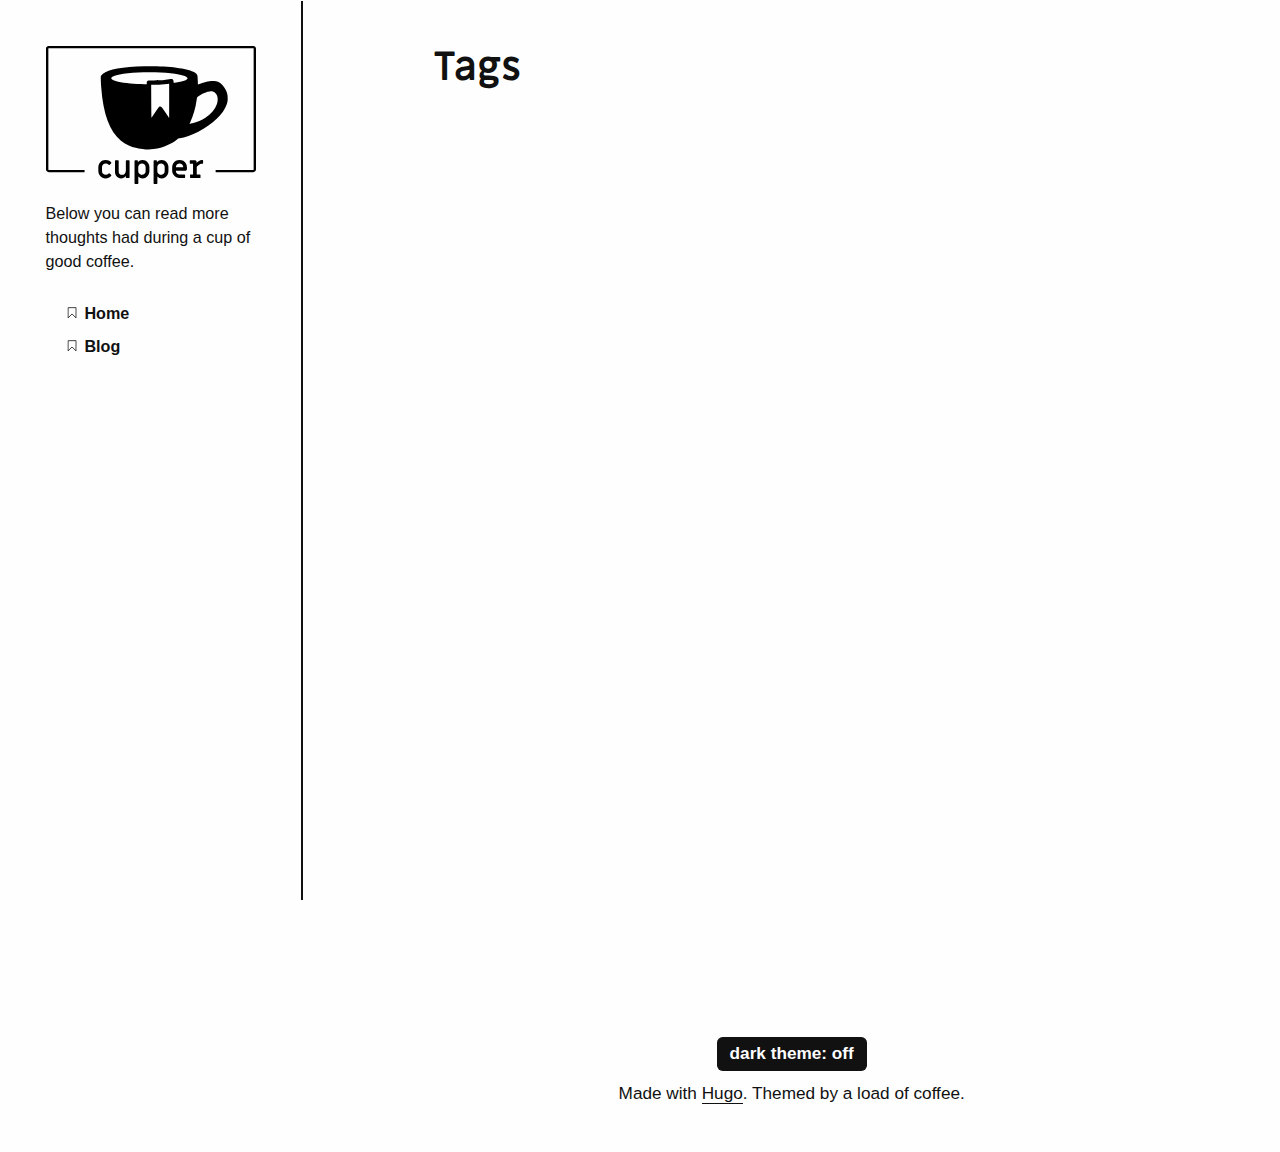
<file: tags/index.html>
<!DOCTYPE html>
<html lang="en">
  <head>
  <meta charset="utf-8">
  <meta name="viewport" content="width=device-width, initial-scale=1.0">
  <meta http-equiv="X-UA-Compatible" content="IE=edge">

  <meta name="generator" content="Hugo 0.61.0" />
  <link rel="canonical" href="https://aaltomcc.github.io/cs-ej4101-fall-2019-012-advanced/tags/">

  

  <link rel="apple-touch-icon" sizes="180x180" href="/apple-touch-icon.png">
  <link rel="icon" type="image/png" sizes="32x32" href="/favicon-32x32.png">
  <link rel="icon" type="image/png" sizes="16x16" href="/favicon-16x16.png">
  <link rel="manifest" href="/site.webmanifest">
  <link rel="mask-icon" href="/safari-pinned-tab.svg" color="#000000">
  <meta name="msapplication-TileColor" content="#ffffff">
  <meta name="theme-color" content="#ffffff">

  <link rel="stylesheet" href="https://aaltomcc.github.io/cs-ej4101-fall-2019-012-advanced/css/prism.css" media="none" onload="this.media='all';">

  
  
  <link rel="stylesheet" type="text/css" href="https://aaltomcc.github.io/cs-ej4101-fall-2019-012-advanced/css/styles.css">

  <style id="inverter" media="none">
    html { filter: invert(100%) }
    * { background-color: inherit }
    img:not([src*=".svg"]), .colors, iframe, .demo-container { filter: invert(100%) }
  </style>

  
  
  <title>Tags | Super Coffee Site</title>
</head>

  <body>
    <a href="#main">skip to content</a>
    <svg style="display: none">
  <symbol id="bookmark" viewBox="0 0 40 50">
   <g transform="translate(2266 3206.2)">
    <path style="stroke:currentColor;stroke-width:3.2637;fill:none" d="m-2262.2-3203.4-.2331 42.195 16.319-16.318 16.318 16.318.2331-42.428z"/>
   </g>
  </symbol>

  <symbol id="w3c" viewBox="0 0 127.09899 67.763">
   <text font-size="83" style="font-size:83px;font-family:Trebuchet;letter-spacing:-12;fill-opacity:0" letter-spacing="-12" y="67.609352" x="-26.782778">W3C</text>
   <text font-size="83" style="font-size:83px;font-weight:bold;font-family:Trebuchet;fill-opacity:0" y="67.609352" x="153.21722" font-weight="bold">SVG</text>
   <path style="fill:currentColor;image-rendering:optimizeQuality;shape-rendering:geometricPrecision" d="m33.695.377 12.062 41.016 12.067-41.016h8.731l-19.968 67.386h-.831l-12.48-41.759-12.479 41.759h-.832l-19.965-67.386h8.736l12.061 41.016 8.154-27.618-3.993-13.397h8.737z"/>
   <path style="fill:currentColor;image-rendering:optimizeQuality;shape-rendering:geometricPrecision" d="m91.355 46.132c0 6.104-1.624 11.234-4.862 15.394-3.248 4.158-7.45 6.237-12.607 6.237-3.882 0-7.263-1.238-10.148-3.702-2.885-2.47-5.02-5.812-6.406-10.022l6.82-2.829c1.001 2.552 2.317 4.562 3.953 6.028 1.636 1.469 3.56 2.207 5.781 2.207 2.329 0 4.3-1.306 5.909-3.911 1.609-2.606 2.411-5.738 2.411-9.401 0-4.049-.861-7.179-2.582-9.399-1.995-2.604-5.129-3.912-9.397-3.912h-3.327v-3.991l11.646-20.133h-14.062l-3.911 6.655h-2.493v-14.976h32.441v4.075l-12.31 21.217c4.324 1.385 7.596 3.911 9.815 7.571 2.22 3.659 3.329 7.953 3.329 12.892z"/>
   <path style="fill:currentColor;image-rendering:optimizeQuality;shape-rendering:geometricPrecision" d="m125.21 0 1.414 8.6-5.008 9.583s-1.924-4.064-5.117-6.314c-2.693-1.899-4.447-2.309-7.186-1.746-3.527.73-7.516 4.938-9.258 10.13-2.084 6.21-2.104 9.218-2.178 11.978-.115 4.428.58 7.043.58 7.043s-3.04-5.626-3.011-13.866c.018-5.882.947-11.218 3.666-16.479 2.404-4.627 5.954-7.404 9.114-7.728 3.264-.343 5.848 1.229 7.841 2.938 2.089 1.788 4.213 5.698 4.213 5.698l4.94-9.837z"/>
   <path style="fill:currentColor;image-rendering:optimizeQuality;shape-rendering:geometricPrecision" d="m125.82 48.674s-2.208 3.957-3.589 5.48c-1.379 1.524-3.849 4.209-6.896 5.555-3.049 1.343-4.646 1.598-7.661 1.306-3.01-.29-5.807-2.032-6.786-2.764-.979-.722-3.486-2.864-4.897-4.854-1.42-2-3.634-5.995-3.634-5.995s1.233 4.001 2.007 5.699c.442.977 1.81 3.965 3.749 6.572 1.805 2.425 5.315 6.604 10.652 7.545 5.336.945 9.002-1.449 9.907-2.031.907-.578 2.819-2.178 4.032-3.475 1.264-1.351 2.459-3.079 3.116-4.108.487-.758 1.276-2.286 1.276-2.286l-1.276-6.644z"/>
  </symbol>

  <symbol id="tag" viewBox="0 0 177.16535 177.16535">
    <g transform="translate(0 -875.2)">
     <path style="fill-rule:evenodd;stroke-width:0;fill:currentColor" d="m159.9 894.3-68.79 8.5872-75.42 77.336 61.931 60.397 75.429-76.565 6.8495-69.755zm-31.412 31.835a10.813 10.813 0 0 1 1.8443 2.247 10.813 10.813 0 0 1 -3.5174 14.872l-.0445.0275a10.813 10.813 0 0 1 -14.86 -3.5714 10.813 10.813 0 0 1 3.5563 -14.863 10.813 10.813 0 0 1 13.022 1.2884z"/>
    </g>
  </symbol>

  <symbol id="balloon" viewBox="0 0 141.73228 177.16535">
   <g transform="translate(0 -875.2)">
    <g>
     <path style="fill:currentColor" d="m68.156 882.83-.88753 1.4269c-4.9564 7.9666-6.3764 17.321-5.6731 37.378.36584 10.437 1.1246 23.51 1.6874 29.062.38895 3.8372 3.8278 32.454 4.6105 38.459 4.6694-.24176 9.2946.2879 14.377 1.481 1.2359-3.2937 5.2496-13.088 8.886-21.623 6.249-14.668 8.4128-21.264 10.253-31.252 1.2464-6.7626 1.6341-12.156 1.4204-19.764-.36325-12.93-2.1234-19.487-6.9377-25.843-2.0833-2.7507-6.9865-7.6112-7.9127-7.8436-.79716-.20019-6.6946-1.0922-6.7755-1.0248-.02213.0182-5.0006-.41858-7.5248-.22808l-2.149-.22808h-3.3738z"/>
     <path style="fill:currentColor" d="m61.915 883.28-3.2484.4497c-1.7863.24724-3.5182.53481-3.8494.63994-2.4751.33811-4.7267.86957-6.7777 1.5696-.28598 0-1.0254.20146-2.3695.58589-5.0418 1.4418-6.6374 2.2604-8.2567 4.2364-6.281 7.6657-11.457 18.43-12.932 26.891-1.4667 8.4111.71353 22.583 5.0764 32.996 3.8064 9.0852 13.569 25.149 22.801 37.517 1.3741 1.841 2.1708 2.9286 2.4712 3.5792 3.5437-1.1699 6.8496-1.9336 10.082-2.3263-1.3569-5.7831-4.6968-21.86-6.8361-33.002-.92884-4.8368-2.4692-14.322-3.2452-19.991-.68557-5.0083-.77707-6.9534-.74159-15.791.04316-10.803.41822-16.162 1.5026-21.503 1.4593-5.9026 3.3494-11.077 6.3247-15.852z"/>
     <path style="fill:currentColor" d="m94.499 885.78c-.10214-.0109-.13691 0-.0907.0409.16033.13489 1.329 1.0675 2.5976 2.0723 6.7003 5.307 11.273 14.568 12.658 25.638.52519 4.1949.24765 14.361-.5059 18.523-2.4775 13.684-9.7807 32.345-20.944 53.519l-3.0559 5.7971c2.8082.76579 5.7915 1.727 8.9926 2.8441 11.562-11.691 18.349-19.678 24.129-28.394 7.8992-11.913 11.132-20.234 12.24-31.518.98442-10.02-1.5579-20.876-6.7799-28.959-.2758-.4269-.57803-.86856-.89617-1.3166-3.247-6.13-9.752-12.053-21.264-16.131-2.3687-.86369-6.3657-2.0433-7.0802-2.1166z"/>
     <path style="fill:currentColor" d="m32.52 892.22c-.20090-.13016-1.4606.81389-3.9132 2.7457-11.486 9.0476-17.632 24.186-16.078 39.61.79699 7.9138 2.4066 13.505 5.9184 20.562 5.8577 11.77 14.749 23.219 30.087 38.74.05838.059.12188.1244.18052.1838 1.3166-.5556 2.5965-1.0618 3.8429-1.5199-.66408-.32448-1.4608-1.3297-3.8116-4.4602-5.0951-6.785-8.7512-11.962-13.051-18.486-5.1379-7.7948-5.0097-7.5894-8.0586-13.054-6.2097-11.13-8.2674-17.725-8.6014-27.563-.21552-6.3494.13041-9.2733 1.775-14.987 2.1832-7.5849 3.9273-10.986 9.2693-18.07 1.7839-2.3656 2.6418-3.57 2.4409-3.7003z"/>
     <path style="fill:currentColor" d="m69.133 992.37c-6.2405.0309-12.635.76718-19.554 2.5706 4.6956 4.7759 9.935 10.258 12.05 12.625l4.1272 4.6202h11.493l3.964-4.4516c2.0962-2.3541 7.4804-7.9845 12.201-12.768-8.378-1.4975-16.207-2.6353-24.281-2.5955z"/>
     <rect style="stroke-width:0;fill:currentColor" ry="2.0328" height="27.746" width="22.766" y="1017.7" x="60.201"/>
    </g>
   </g>
  </symbol>

  <symbol id="info" viewBox="0 0 41.667 41.667">
   <g transform="translate(-37.035 -1004.6)">
    <path style="stroke-linejoin:round;stroke:currentColor;stroke-linecap:round;stroke-width:3.728;fill:none" d="m76.25 1030.2a18.968 18.968 0 0 1 -23.037 13.709 18.968 18.968 0 0 1 -13.738 -23.019 18.968 18.968 0 0 1 23.001 -13.768 18.968 18.968 0 0 1 13.798 22.984"/>
    <g transform="matrix(1.1146 0 0 1.1146 -26.276 -124.92)">
     <path style="stroke:currentColor;stroke-linecap:round;stroke-width:3.728;fill:none" d="m75.491 1039.5v-8.7472"/>
     <path style="stroke-width:0;fill:currentColor" transform="scale(-1)" d="m-73.193-1024.5a2.3719 2.3719 0 0 1 -2.8807 1.7142 2.3719 2.3719 0 0 1 -1.718 -2.8785 2.3719 2.3719 0 0 1 2.8763 -1.7217 2.3719 2.3719 0 0 1 1.7254 2.8741"/>
    </g>
   </g>
  </symbol>

  <symbol id="warning" viewBox="0 0 48.430474 41.646302">
    <g transform="translate(-1.1273 -1010.2)">
     <path style="stroke-linejoin:round;stroke:currentColor;stroke-linecap:round;stroke-width:4.151;fill:none" d="m25.343 1012.3-22.14 37.496h44.28z"/>
     <path style="stroke:currentColor;stroke-linecap:round;stroke-width:4.1512;fill:none" d="m25.54 1027.7v8.7472"/>
     <path style="stroke-width:0;fill:currentColor" d="m27.839 1042.8a2.3719 2.3719 0 0 1 -2.8807 1.7143 2.3719 2.3719 0 0 1 -1.718 -2.8785 2.3719 2.3719 0 0 1 2.8763 -1.7217 2.3719 2.3719 0 0 1 1.7254 2.8741"/>
    </g>
  </symbol>

  <symbol id="menu" viewBox="0 0 50 50">
     <rect style="stroke-width:0;fill:currentColor" height="10" width="50" y="0" x="0"/>
     <rect style="stroke-width:0;fill:currentColor" height="10" width="50" y="20" x="0"/>
     <rect style="stroke-width:0;fill:currentColor" height="10" width="50" y="40" x="0"/>
   </symbol>

   <symbol id="link" viewBox="0 0 50 50">
    <g transform="translate(0 -1002.4)">
     <g transform="matrix(.095670 0 0 .095670 2.3233 1004.9)">
      <g>
       <path style="stroke-width:0;fill:currentColor" d="m452.84 192.9-128.65 128.65c-35.535 35.54-93.108 35.54-128.65 0l-42.881-42.886 42.881-42.876 42.884 42.876c11.845 11.822 31.064 11.846 42.886 0l128.64-128.64c11.816-11.831 11.816-31.066 0-42.9l-42.881-42.881c-11.822-11.814-31.064-11.814-42.887 0l-45.928 45.936c-21.292-12.531-45.491-17.905-69.449-16.291l72.501-72.526c35.535-35.521 93.136-35.521 128.64 0l42.886 42.881c35.535 35.523 35.535 93.141-.001 128.66zm-254.28 168.51-45.903 45.9c-11.845 11.846-31.064 11.817-42.881 0l-42.884-42.881c-11.845-11.821-11.845-31.041 0-42.886l128.65-128.65c11.819-11.814 31.069-11.814 42.884 0l42.886 42.886 42.876-42.886-42.876-42.881c-35.54-35.521-93.113-35.521-128.65 0l-128.65 128.64c-35.538 35.545-35.538 93.146 0 128.65l42.883 42.882c35.51 35.54 93.11 35.54 128.65 0l72.496-72.499c-23.956 1.597-48.092-3.784-69.474-16.283z"/>
      </g>
     </g>
    </g>
  </symbol>

  <symbol id="doc" viewBox="0 0 35 45">
   <g transform="translate(-147.53 -539.83)">
    <path style="stroke:currentColor;stroke-width:2.4501;fill:none" d="m149.38 542.67v39.194h31.354v-39.194z"/>
    <g style="stroke-width:25" transform="matrix(.098003 0 0 .098003 133.69 525.96)">
     <path d="m220 252.36h200" style="stroke:currentColor;stroke-width:25;fill:none"/>
     <path style="stroke:currentColor;stroke-width:25;fill:none" d="m220 409.95h200"/>
     <path d="m220 488.74h200" style="stroke:currentColor;stroke-width:25;fill:none"/>
     <path d="m220 331.15h200" style="stroke:currentColor;stroke-width:25;fill:none"/>
    </g>
   </g>
 </symbol>

 <symbol id="tick" viewBox="0 0 177.16535 177.16535">
  <g transform="translate(0 -875.2)">
   <rect style="stroke-width:0;fill:currentColor" transform="rotate(30)" height="155" width="40" y="702.99" x="556.82"/>
   <rect style="stroke-width:0;fill:currentColor" transform="rotate(30)" height="40" width="90.404" y="817.99" x="506.42"/>
  </g>
 </symbol>
</svg>

    <div class="wrapper">
      <header class="intro-and-nav" role="banner">
  <div>
    <div class="intro">
      <a class="logo" href="/" aria-label="Super Coffee Site home page">
        <img src="https://aaltomcc.github.io/cs-ej4101-fall-2019-012-advanced/images/logo.svg" alt="">
      </a>
      <p class="library-desc">
        
          Below you can read more thoughts had during a cup of good coffee.
        
      </p>
    </div>
    <nav id="patterns-nav" class="patterns" role="navigation">
  <h2 class="vh">Main navigation</h2>
  <button id="menu-button" aria-expanded="false">
    <svg viewBox="0 0 50 50" aria-hidden="true" focusable="false">
      <use xlink:href="#menu"></use>
    </svg>
    Menu
  </button>
  
  <ul id="patterns-list">
  
    <li class="pattern">
      
      
      
      
      <a href="/cs-ej4101-fall-2019-012-advanced/" >
        <svg class="bookmark-icon" aria-hidden="true" focusable="false" viewBox="0 0 40 50">
          <use xlink:href="#bookmark"></use>
        </svg>
        <span class="text">Home</span>
      </a>
    </li>
  
    <li class="pattern">
      
      
      
      
      <a href="/cs-ej4101-fall-2019-012-advanced/post/" >
        <svg class="bookmark-icon" aria-hidden="true" focusable="false" viewBox="0 0 40 50">
          <use xlink:href="#bookmark"></use>
        </svg>
        <span class="text">Blog</span>
      </a>
    </li>
  
  </ul>
</nav>
  </div>
</header>
      <div class="main-and-footer">
        <div>
          
  <main id="main">
    <h1>Tags</h1>
    <ul class="patterns-list">
      
    </ul>
  </main>

          <footer role="contentinfo">
  <div>
    <label for="themer">
      dark theme: <input type="checkbox" id="themer" class="vh">
      <span aria-hidden="true"></span>
    </label>
  </div>
  
    Made with <a href="https://gohugo.io/">Hugo</a>. Themed by a load of coffee.
  
</footer>

        </div>
      </div>
    </div>
    <script src="https://aaltomcc.github.io/cs-ej4101-fall-2019-012-advanced/js/prism.js"></script>
<script src="https://aaltomcc.github.io/cs-ej4101-fall-2019-012-advanced/js/dom-scripts.js"></script>

    
    
  

  </body>
</html>
</file>
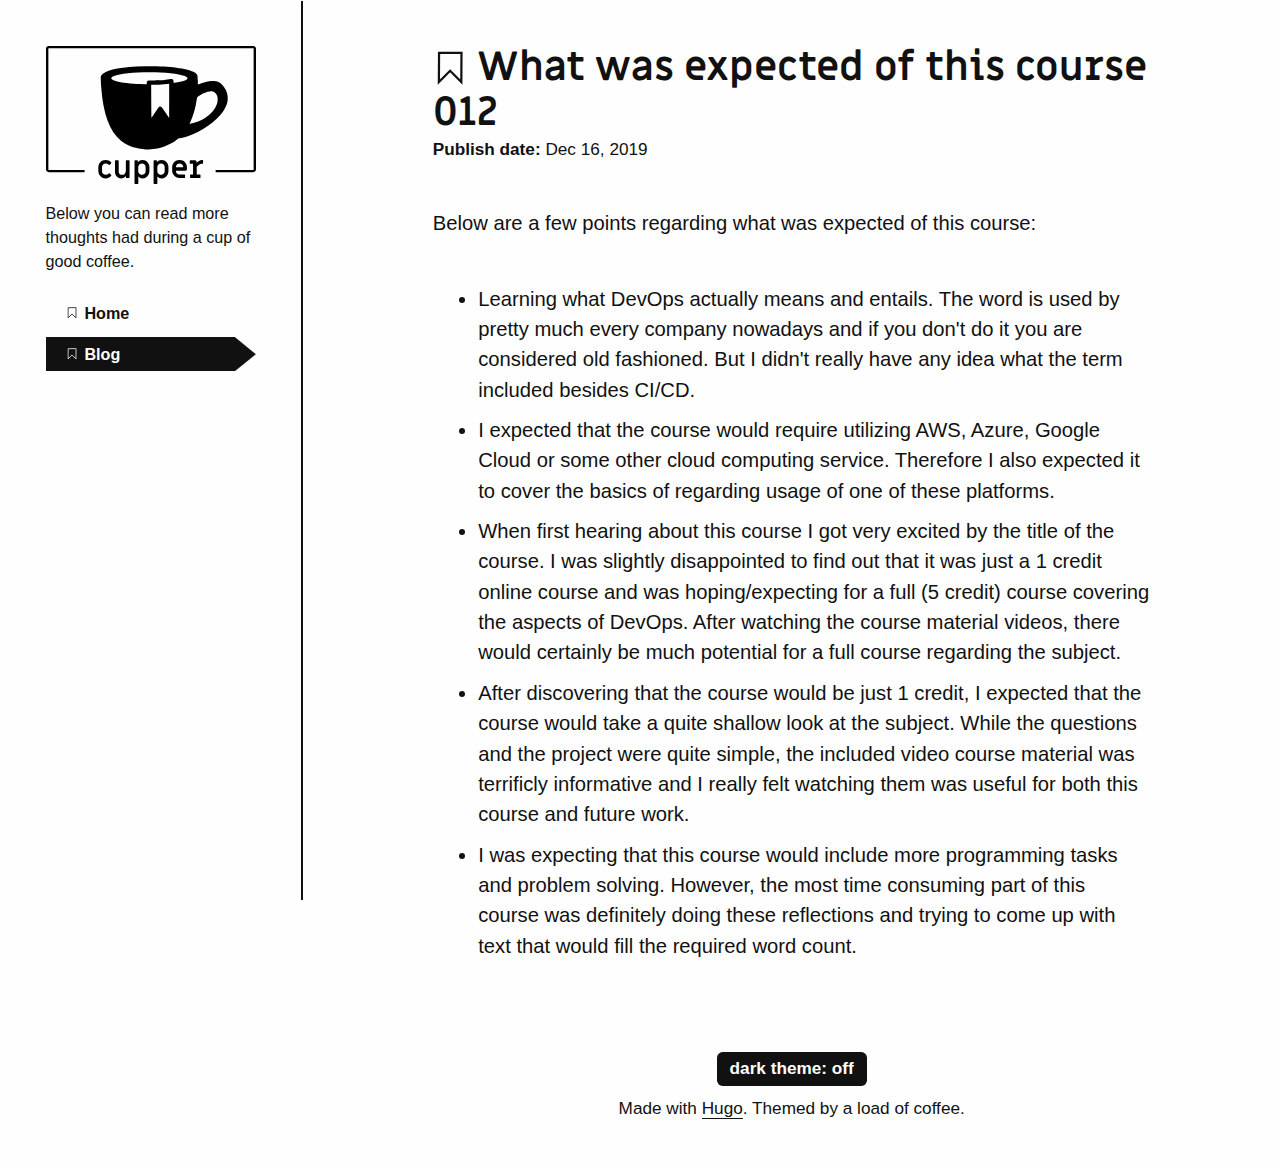
<file: post/blog-post-course/index.html>
<!DOCTYPE html>
<html lang="en">
  <head>
  <meta charset="utf-8">
  <meta name="viewport" content="width=device-width, initial-scale=1.0">
  <meta http-equiv="X-UA-Compatible" content="IE=edge">

  <meta name="generator" content="Hugo 0.61.0" />
  <link rel="canonical" href="https://aaltomcc.github.io/cs-ej4101-fall-2019-012-advanced/post/blog-post-course/">

  

  <link rel="apple-touch-icon" sizes="180x180" href="/apple-touch-icon.png">
  <link rel="icon" type="image/png" sizes="32x32" href="/favicon-32x32.png">
  <link rel="icon" type="image/png" sizes="16x16" href="/favicon-16x16.png">
  <link rel="manifest" href="/site.webmanifest">
  <link rel="mask-icon" href="/safari-pinned-tab.svg" color="#000000">
  <meta name="msapplication-TileColor" content="#ffffff">
  <meta name="theme-color" content="#ffffff">

  <link rel="stylesheet" href="https://aaltomcc.github.io/cs-ej4101-fall-2019-012-advanced/css/prism.css" media="none" onload="this.media='all';">

  
  
  <link rel="stylesheet" type="text/css" href="https://aaltomcc.github.io/cs-ej4101-fall-2019-012-advanced/css/styles.css">

  <style id="inverter" media="none">
    html { filter: invert(100%) }
    * { background-color: inherit }
    img:not([src*=".svg"]), .colors, iframe, .demo-container { filter: invert(100%) }
  </style>

  
  
  <title>What was expected of this course 012 | Super Coffee Site</title>
</head>

  <body>
    <a href="#main">skip to content</a>
    <svg style="display: none">
  <symbol id="bookmark" viewBox="0 0 40 50">
   <g transform="translate(2266 3206.2)">
    <path style="stroke:currentColor;stroke-width:3.2637;fill:none" d="m-2262.2-3203.4-.2331 42.195 16.319-16.318 16.318 16.318.2331-42.428z"/>
   </g>
  </symbol>

  <symbol id="w3c" viewBox="0 0 127.09899 67.763">
   <text font-size="83" style="font-size:83px;font-family:Trebuchet;letter-spacing:-12;fill-opacity:0" letter-spacing="-12" y="67.609352" x="-26.782778">W3C</text>
   <text font-size="83" style="font-size:83px;font-weight:bold;font-family:Trebuchet;fill-opacity:0" y="67.609352" x="153.21722" font-weight="bold">SVG</text>
   <path style="fill:currentColor;image-rendering:optimizeQuality;shape-rendering:geometricPrecision" d="m33.695.377 12.062 41.016 12.067-41.016h8.731l-19.968 67.386h-.831l-12.48-41.759-12.479 41.759h-.832l-19.965-67.386h8.736l12.061 41.016 8.154-27.618-3.993-13.397h8.737z"/>
   <path style="fill:currentColor;image-rendering:optimizeQuality;shape-rendering:geometricPrecision" d="m91.355 46.132c0 6.104-1.624 11.234-4.862 15.394-3.248 4.158-7.45 6.237-12.607 6.237-3.882 0-7.263-1.238-10.148-3.702-2.885-2.47-5.02-5.812-6.406-10.022l6.82-2.829c1.001 2.552 2.317 4.562 3.953 6.028 1.636 1.469 3.56 2.207 5.781 2.207 2.329 0 4.3-1.306 5.909-3.911 1.609-2.606 2.411-5.738 2.411-9.401 0-4.049-.861-7.179-2.582-9.399-1.995-2.604-5.129-3.912-9.397-3.912h-3.327v-3.991l11.646-20.133h-14.062l-3.911 6.655h-2.493v-14.976h32.441v4.075l-12.31 21.217c4.324 1.385 7.596 3.911 9.815 7.571 2.22 3.659 3.329 7.953 3.329 12.892z"/>
   <path style="fill:currentColor;image-rendering:optimizeQuality;shape-rendering:geometricPrecision" d="m125.21 0 1.414 8.6-5.008 9.583s-1.924-4.064-5.117-6.314c-2.693-1.899-4.447-2.309-7.186-1.746-3.527.73-7.516 4.938-9.258 10.13-2.084 6.21-2.104 9.218-2.178 11.978-.115 4.428.58 7.043.58 7.043s-3.04-5.626-3.011-13.866c.018-5.882.947-11.218 3.666-16.479 2.404-4.627 5.954-7.404 9.114-7.728 3.264-.343 5.848 1.229 7.841 2.938 2.089 1.788 4.213 5.698 4.213 5.698l4.94-9.837z"/>
   <path style="fill:currentColor;image-rendering:optimizeQuality;shape-rendering:geometricPrecision" d="m125.82 48.674s-2.208 3.957-3.589 5.48c-1.379 1.524-3.849 4.209-6.896 5.555-3.049 1.343-4.646 1.598-7.661 1.306-3.01-.29-5.807-2.032-6.786-2.764-.979-.722-3.486-2.864-4.897-4.854-1.42-2-3.634-5.995-3.634-5.995s1.233 4.001 2.007 5.699c.442.977 1.81 3.965 3.749 6.572 1.805 2.425 5.315 6.604 10.652 7.545 5.336.945 9.002-1.449 9.907-2.031.907-.578 2.819-2.178 4.032-3.475 1.264-1.351 2.459-3.079 3.116-4.108.487-.758 1.276-2.286 1.276-2.286l-1.276-6.644z"/>
  </symbol>

  <symbol id="tag" viewBox="0 0 177.16535 177.16535">
    <g transform="translate(0 -875.2)">
     <path style="fill-rule:evenodd;stroke-width:0;fill:currentColor" d="m159.9 894.3-68.79 8.5872-75.42 77.336 61.931 60.397 75.429-76.565 6.8495-69.755zm-31.412 31.835a10.813 10.813 0 0 1 1.8443 2.247 10.813 10.813 0 0 1 -3.5174 14.872l-.0445.0275a10.813 10.813 0 0 1 -14.86 -3.5714 10.813 10.813 0 0 1 3.5563 -14.863 10.813 10.813 0 0 1 13.022 1.2884z"/>
    </g>
  </symbol>

  <symbol id="balloon" viewBox="0 0 141.73228 177.16535">
   <g transform="translate(0 -875.2)">
    <g>
     <path style="fill:currentColor" d="m68.156 882.83-.88753 1.4269c-4.9564 7.9666-6.3764 17.321-5.6731 37.378.36584 10.437 1.1246 23.51 1.6874 29.062.38895 3.8372 3.8278 32.454 4.6105 38.459 4.6694-.24176 9.2946.2879 14.377 1.481 1.2359-3.2937 5.2496-13.088 8.886-21.623 6.249-14.668 8.4128-21.264 10.253-31.252 1.2464-6.7626 1.6341-12.156 1.4204-19.764-.36325-12.93-2.1234-19.487-6.9377-25.843-2.0833-2.7507-6.9865-7.6112-7.9127-7.8436-.79716-.20019-6.6946-1.0922-6.7755-1.0248-.02213.0182-5.0006-.41858-7.5248-.22808l-2.149-.22808h-3.3738z"/>
     <path style="fill:currentColor" d="m61.915 883.28-3.2484.4497c-1.7863.24724-3.5182.53481-3.8494.63994-2.4751.33811-4.7267.86957-6.7777 1.5696-.28598 0-1.0254.20146-2.3695.58589-5.0418 1.4418-6.6374 2.2604-8.2567 4.2364-6.281 7.6657-11.457 18.43-12.932 26.891-1.4667 8.4111.71353 22.583 5.0764 32.996 3.8064 9.0852 13.569 25.149 22.801 37.517 1.3741 1.841 2.1708 2.9286 2.4712 3.5792 3.5437-1.1699 6.8496-1.9336 10.082-2.3263-1.3569-5.7831-4.6968-21.86-6.8361-33.002-.92884-4.8368-2.4692-14.322-3.2452-19.991-.68557-5.0083-.77707-6.9534-.74159-15.791.04316-10.803.41822-16.162 1.5026-21.503 1.4593-5.9026 3.3494-11.077 6.3247-15.852z"/>
     <path style="fill:currentColor" d="m94.499 885.78c-.10214-.0109-.13691 0-.0907.0409.16033.13489 1.329 1.0675 2.5976 2.0723 6.7003 5.307 11.273 14.568 12.658 25.638.52519 4.1949.24765 14.361-.5059 18.523-2.4775 13.684-9.7807 32.345-20.944 53.519l-3.0559 5.7971c2.8082.76579 5.7915 1.727 8.9926 2.8441 11.562-11.691 18.349-19.678 24.129-28.394 7.8992-11.913 11.132-20.234 12.24-31.518.98442-10.02-1.5579-20.876-6.7799-28.959-.2758-.4269-.57803-.86856-.89617-1.3166-3.247-6.13-9.752-12.053-21.264-16.131-2.3687-.86369-6.3657-2.0433-7.0802-2.1166z"/>
     <path style="fill:currentColor" d="m32.52 892.22c-.20090-.13016-1.4606.81389-3.9132 2.7457-11.486 9.0476-17.632 24.186-16.078 39.61.79699 7.9138 2.4066 13.505 5.9184 20.562 5.8577 11.77 14.749 23.219 30.087 38.74.05838.059.12188.1244.18052.1838 1.3166-.5556 2.5965-1.0618 3.8429-1.5199-.66408-.32448-1.4608-1.3297-3.8116-4.4602-5.0951-6.785-8.7512-11.962-13.051-18.486-5.1379-7.7948-5.0097-7.5894-8.0586-13.054-6.2097-11.13-8.2674-17.725-8.6014-27.563-.21552-6.3494.13041-9.2733 1.775-14.987 2.1832-7.5849 3.9273-10.986 9.2693-18.07 1.7839-2.3656 2.6418-3.57 2.4409-3.7003z"/>
     <path style="fill:currentColor" d="m69.133 992.37c-6.2405.0309-12.635.76718-19.554 2.5706 4.6956 4.7759 9.935 10.258 12.05 12.625l4.1272 4.6202h11.493l3.964-4.4516c2.0962-2.3541 7.4804-7.9845 12.201-12.768-8.378-1.4975-16.207-2.6353-24.281-2.5955z"/>
     <rect style="stroke-width:0;fill:currentColor" ry="2.0328" height="27.746" width="22.766" y="1017.7" x="60.201"/>
    </g>
   </g>
  </symbol>

  <symbol id="info" viewBox="0 0 41.667 41.667">
   <g transform="translate(-37.035 -1004.6)">
    <path style="stroke-linejoin:round;stroke:currentColor;stroke-linecap:round;stroke-width:3.728;fill:none" d="m76.25 1030.2a18.968 18.968 0 0 1 -23.037 13.709 18.968 18.968 0 0 1 -13.738 -23.019 18.968 18.968 0 0 1 23.001 -13.768 18.968 18.968 0 0 1 13.798 22.984"/>
    <g transform="matrix(1.1146 0 0 1.1146 -26.276 -124.92)">
     <path style="stroke:currentColor;stroke-linecap:round;stroke-width:3.728;fill:none" d="m75.491 1039.5v-8.7472"/>
     <path style="stroke-width:0;fill:currentColor" transform="scale(-1)" d="m-73.193-1024.5a2.3719 2.3719 0 0 1 -2.8807 1.7142 2.3719 2.3719 0 0 1 -1.718 -2.8785 2.3719 2.3719 0 0 1 2.8763 -1.7217 2.3719 2.3719 0 0 1 1.7254 2.8741"/>
    </g>
   </g>
  </symbol>

  <symbol id="warning" viewBox="0 0 48.430474 41.646302">
    <g transform="translate(-1.1273 -1010.2)">
     <path style="stroke-linejoin:round;stroke:currentColor;stroke-linecap:round;stroke-width:4.151;fill:none" d="m25.343 1012.3-22.14 37.496h44.28z"/>
     <path style="stroke:currentColor;stroke-linecap:round;stroke-width:4.1512;fill:none" d="m25.54 1027.7v8.7472"/>
     <path style="stroke-width:0;fill:currentColor" d="m27.839 1042.8a2.3719 2.3719 0 0 1 -2.8807 1.7143 2.3719 2.3719 0 0 1 -1.718 -2.8785 2.3719 2.3719 0 0 1 2.8763 -1.7217 2.3719 2.3719 0 0 1 1.7254 2.8741"/>
    </g>
  </symbol>

  <symbol id="menu" viewBox="0 0 50 50">
     <rect style="stroke-width:0;fill:currentColor" height="10" width="50" y="0" x="0"/>
     <rect style="stroke-width:0;fill:currentColor" height="10" width="50" y="20" x="0"/>
     <rect style="stroke-width:0;fill:currentColor" height="10" width="50" y="40" x="0"/>
   </symbol>

   <symbol id="link" viewBox="0 0 50 50">
    <g transform="translate(0 -1002.4)">
     <g transform="matrix(.095670 0 0 .095670 2.3233 1004.9)">
      <g>
       <path style="stroke-width:0;fill:currentColor" d="m452.84 192.9-128.65 128.65c-35.535 35.54-93.108 35.54-128.65 0l-42.881-42.886 42.881-42.876 42.884 42.876c11.845 11.822 31.064 11.846 42.886 0l128.64-128.64c11.816-11.831 11.816-31.066 0-42.9l-42.881-42.881c-11.822-11.814-31.064-11.814-42.887 0l-45.928 45.936c-21.292-12.531-45.491-17.905-69.449-16.291l72.501-72.526c35.535-35.521 93.136-35.521 128.64 0l42.886 42.881c35.535 35.523 35.535 93.141-.001 128.66zm-254.28 168.51-45.903 45.9c-11.845 11.846-31.064 11.817-42.881 0l-42.884-42.881c-11.845-11.821-11.845-31.041 0-42.886l128.65-128.65c11.819-11.814 31.069-11.814 42.884 0l42.886 42.886 42.876-42.886-42.876-42.881c-35.54-35.521-93.113-35.521-128.65 0l-128.65 128.64c-35.538 35.545-35.538 93.146 0 128.65l42.883 42.882c35.51 35.54 93.11 35.54 128.65 0l72.496-72.499c-23.956 1.597-48.092-3.784-69.474-16.283z"/>
      </g>
     </g>
    </g>
  </symbol>

  <symbol id="doc" viewBox="0 0 35 45">
   <g transform="translate(-147.53 -539.83)">
    <path style="stroke:currentColor;stroke-width:2.4501;fill:none" d="m149.38 542.67v39.194h31.354v-39.194z"/>
    <g style="stroke-width:25" transform="matrix(.098003 0 0 .098003 133.69 525.96)">
     <path d="m220 252.36h200" style="stroke:currentColor;stroke-width:25;fill:none"/>
     <path style="stroke:currentColor;stroke-width:25;fill:none" d="m220 409.95h200"/>
     <path d="m220 488.74h200" style="stroke:currentColor;stroke-width:25;fill:none"/>
     <path d="m220 331.15h200" style="stroke:currentColor;stroke-width:25;fill:none"/>
    </g>
   </g>
 </symbol>

 <symbol id="tick" viewBox="0 0 177.16535 177.16535">
  <g transform="translate(0 -875.2)">
   <rect style="stroke-width:0;fill:currentColor" transform="rotate(30)" height="155" width="40" y="702.99" x="556.82"/>
   <rect style="stroke-width:0;fill:currentColor" transform="rotate(30)" height="40" width="90.404" y="817.99" x="506.42"/>
  </g>
 </symbol>
</svg>

    <div class="wrapper">
      <header class="intro-and-nav" role="banner">
  <div>
    <div class="intro">
      <a class="logo" href="/" aria-label="Super Coffee Site home page">
        <img src="https://aaltomcc.github.io/cs-ej4101-fall-2019-012-advanced/images/logo.svg" alt="">
      </a>
      <p class="library-desc">
        
          Below you can read more thoughts had during a cup of good coffee.
        
      </p>
    </div>
    <nav id="patterns-nav" class="patterns" role="navigation">
  <h2 class="vh">Main navigation</h2>
  <button id="menu-button" aria-expanded="false">
    <svg viewBox="0 0 50 50" aria-hidden="true" focusable="false">
      <use xlink:href="#menu"></use>
    </svg>
    Menu
  </button>
  
  <ul id="patterns-list">
  
    <li class="pattern">
      
      
      
      
      <a href="/cs-ej4101-fall-2019-012-advanced/" >
        <svg class="bookmark-icon" aria-hidden="true" focusable="false" viewBox="0 0 40 50">
          <use xlink:href="#bookmark"></use>
        </svg>
        <span class="text">Home</span>
      </a>
    </li>
  
    <li class="pattern">
      
      
      
      
      <a href="/cs-ej4101-fall-2019-012-advanced/post/" aria-current="page">
        <svg class="bookmark-icon" aria-hidden="true" focusable="false" viewBox="0 0 40 50">
          <use xlink:href="#bookmark"></use>
        </svg>
        <span class="text">Blog</span>
      </a>
    </li>
  
  </ul>
</nav>
  </div>
</header>
      <div class="main-and-footer">
        <div>
          
  <main id="main">
    <h1>
      <svg class="bookmark-icon" aria-hidden="true" viewBox="0 0 40 50" focusable="false">
        <use xlink:href="#bookmark"></use>
      </svg>
      What was expected of this course 012
    </h1>

    <div class="date">
      
      
      <strong aria-hidden="true">Publish date: </strong>Dec 16, 2019
      
        
      
    </div>

    
    
    
      


    

    <p>Below are a few points regarding what was expected of this course:</p>
<ul>
<li>Learning what DevOps actually means and entails. The word is used by pretty much every company nowadays and if you don't do it you are considered old fashioned. But I didn't really have any idea what the term included besides CI/CD.</li>
<li>I expected that the course would require utilizing AWS, Azure, Google Cloud or some other cloud computing service. Therefore I also expected it to cover the basics of regarding usage of one of these platforms.</li>
<li>When first hearing about this course I got very excited by the title of the course. I was slightly disappointed to find out that it was just a 1 credit online course and was hoping/expecting for a full (5 credit) course covering the aspects of DevOps. After watching the course material videos, there would certainly be much potential for a full course regarding the subject.</li>
<li>After discovering that the course would be just 1 credit, I expected that the course would take a quite shallow look at the subject. While the questions and the project were quite simple, the included video course material was terrificly informative and I really felt watching them was useful for both this course and future work.</li>
<li>I was expecting that this course would include more programming tasks and problem solving. However, the most time consuming part of this course was definitely doing these reflections and trying to come up with text that would fill the required word count.</li>
</ul>

  </main>
  <div id="disqus-container">
  
</div>


          <footer role="contentinfo">
  <div>
    <label for="themer">
      dark theme: <input type="checkbox" id="themer" class="vh">
      <span aria-hidden="true"></span>
    </label>
  </div>
  
    Made with <a href="https://gohugo.io/">Hugo</a>. Themed by a load of coffee.
  
</footer>

        </div>
      </div>
    </div>
    <script src="https://aaltomcc.github.io/cs-ej4101-fall-2019-012-advanced/js/prism.js"></script>
<script src="https://aaltomcc.github.io/cs-ej4101-fall-2019-012-advanced/js/dom-scripts.js"></script>

    
    
  

  </body>
</html>
</file>
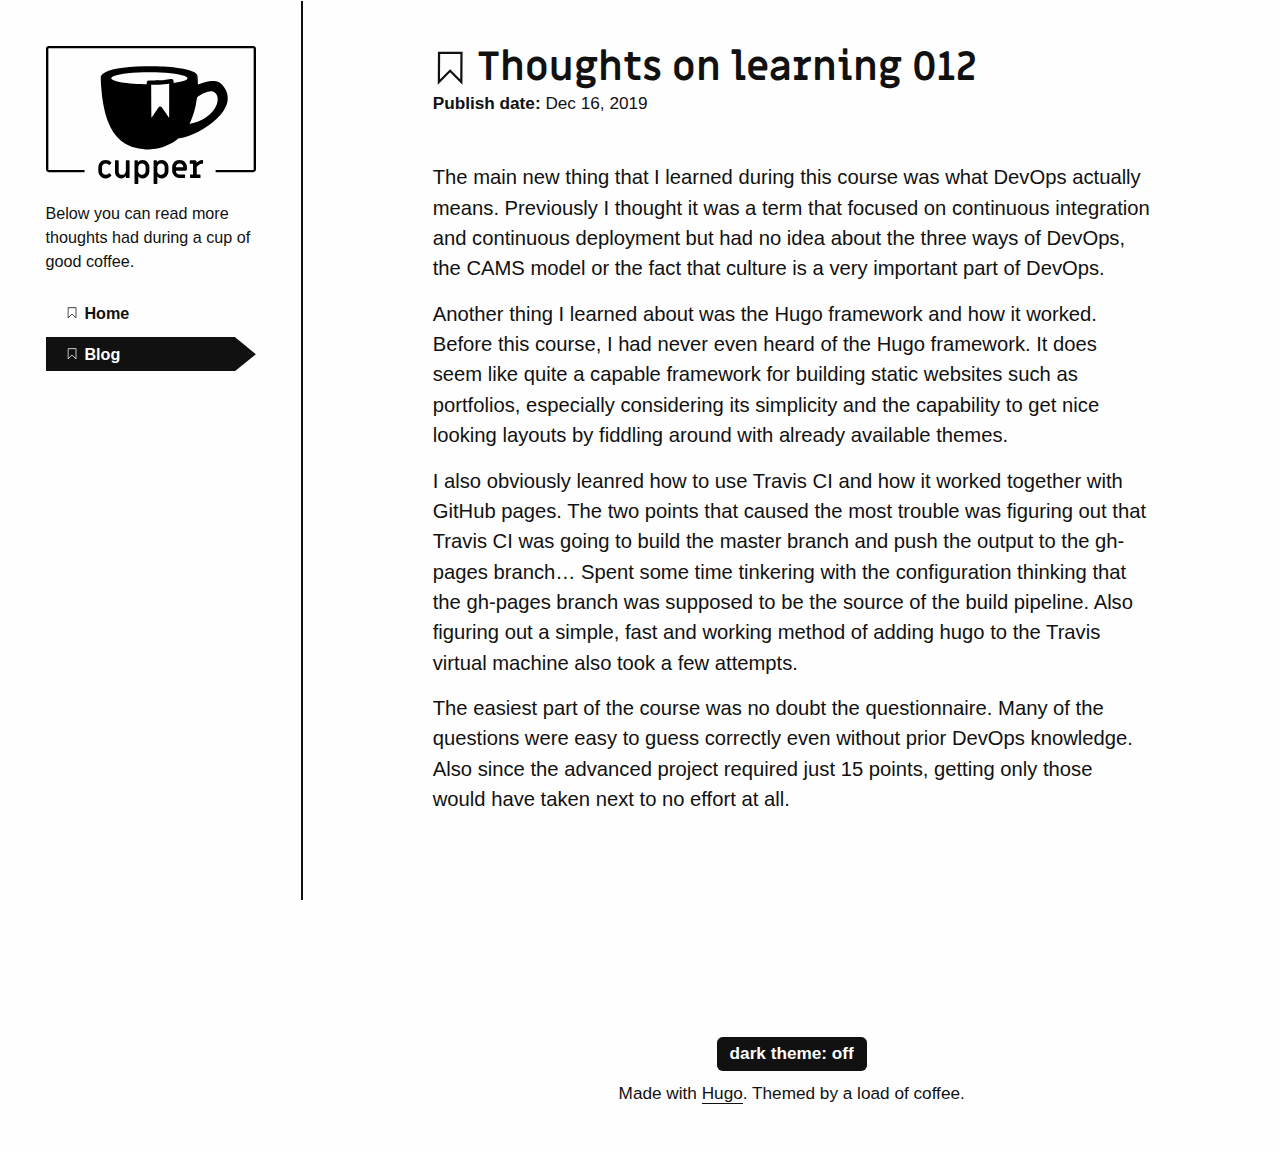
<file: post/blog-post-learning/index.html>
<!DOCTYPE html>
<html lang="en">
  <head>
  <meta charset="utf-8">
  <meta name="viewport" content="width=device-width, initial-scale=1.0">
  <meta http-equiv="X-UA-Compatible" content="IE=edge">

  <meta name="generator" content="Hugo 0.61.0" />
  <link rel="canonical" href="https://aaltomcc.github.io/cs-ej4101-fall-2019-012-advanced/post/blog-post-learning/">

  

  <link rel="apple-touch-icon" sizes="180x180" href="/apple-touch-icon.png">
  <link rel="icon" type="image/png" sizes="32x32" href="/favicon-32x32.png">
  <link rel="icon" type="image/png" sizes="16x16" href="/favicon-16x16.png">
  <link rel="manifest" href="/site.webmanifest">
  <link rel="mask-icon" href="/safari-pinned-tab.svg" color="#000000">
  <meta name="msapplication-TileColor" content="#ffffff">
  <meta name="theme-color" content="#ffffff">

  <link rel="stylesheet" href="https://aaltomcc.github.io/cs-ej4101-fall-2019-012-advanced/css/prism.css" media="none" onload="this.media='all';">

  
  
  <link rel="stylesheet" type="text/css" href="https://aaltomcc.github.io/cs-ej4101-fall-2019-012-advanced/css/styles.css">

  <style id="inverter" media="none">
    html { filter: invert(100%) }
    * { background-color: inherit }
    img:not([src*=".svg"]), .colors, iframe, .demo-container { filter: invert(100%) }
  </style>

  
  
  <title>Thoughts on learning 012 | Super Coffee Site</title>
</head>

  <body>
    <a href="#main">skip to content</a>
    <svg style="display: none">
  <symbol id="bookmark" viewBox="0 0 40 50">
   <g transform="translate(2266 3206.2)">
    <path style="stroke:currentColor;stroke-width:3.2637;fill:none" d="m-2262.2-3203.4-.2331 42.195 16.319-16.318 16.318 16.318.2331-42.428z"/>
   </g>
  </symbol>

  <symbol id="w3c" viewBox="0 0 127.09899 67.763">
   <text font-size="83" style="font-size:83px;font-family:Trebuchet;letter-spacing:-12;fill-opacity:0" letter-spacing="-12" y="67.609352" x="-26.782778">W3C</text>
   <text font-size="83" style="font-size:83px;font-weight:bold;font-family:Trebuchet;fill-opacity:0" y="67.609352" x="153.21722" font-weight="bold">SVG</text>
   <path style="fill:currentColor;image-rendering:optimizeQuality;shape-rendering:geometricPrecision" d="m33.695.377 12.062 41.016 12.067-41.016h8.731l-19.968 67.386h-.831l-12.48-41.759-12.479 41.759h-.832l-19.965-67.386h8.736l12.061 41.016 8.154-27.618-3.993-13.397h8.737z"/>
   <path style="fill:currentColor;image-rendering:optimizeQuality;shape-rendering:geometricPrecision" d="m91.355 46.132c0 6.104-1.624 11.234-4.862 15.394-3.248 4.158-7.45 6.237-12.607 6.237-3.882 0-7.263-1.238-10.148-3.702-2.885-2.47-5.02-5.812-6.406-10.022l6.82-2.829c1.001 2.552 2.317 4.562 3.953 6.028 1.636 1.469 3.56 2.207 5.781 2.207 2.329 0 4.3-1.306 5.909-3.911 1.609-2.606 2.411-5.738 2.411-9.401 0-4.049-.861-7.179-2.582-9.399-1.995-2.604-5.129-3.912-9.397-3.912h-3.327v-3.991l11.646-20.133h-14.062l-3.911 6.655h-2.493v-14.976h32.441v4.075l-12.31 21.217c4.324 1.385 7.596 3.911 9.815 7.571 2.22 3.659 3.329 7.953 3.329 12.892z"/>
   <path style="fill:currentColor;image-rendering:optimizeQuality;shape-rendering:geometricPrecision" d="m125.21 0 1.414 8.6-5.008 9.583s-1.924-4.064-5.117-6.314c-2.693-1.899-4.447-2.309-7.186-1.746-3.527.73-7.516 4.938-9.258 10.13-2.084 6.21-2.104 9.218-2.178 11.978-.115 4.428.58 7.043.58 7.043s-3.04-5.626-3.011-13.866c.018-5.882.947-11.218 3.666-16.479 2.404-4.627 5.954-7.404 9.114-7.728 3.264-.343 5.848 1.229 7.841 2.938 2.089 1.788 4.213 5.698 4.213 5.698l4.94-9.837z"/>
   <path style="fill:currentColor;image-rendering:optimizeQuality;shape-rendering:geometricPrecision" d="m125.82 48.674s-2.208 3.957-3.589 5.48c-1.379 1.524-3.849 4.209-6.896 5.555-3.049 1.343-4.646 1.598-7.661 1.306-3.01-.29-5.807-2.032-6.786-2.764-.979-.722-3.486-2.864-4.897-4.854-1.42-2-3.634-5.995-3.634-5.995s1.233 4.001 2.007 5.699c.442.977 1.81 3.965 3.749 6.572 1.805 2.425 5.315 6.604 10.652 7.545 5.336.945 9.002-1.449 9.907-2.031.907-.578 2.819-2.178 4.032-3.475 1.264-1.351 2.459-3.079 3.116-4.108.487-.758 1.276-2.286 1.276-2.286l-1.276-6.644z"/>
  </symbol>

  <symbol id="tag" viewBox="0 0 177.16535 177.16535">
    <g transform="translate(0 -875.2)">
     <path style="fill-rule:evenodd;stroke-width:0;fill:currentColor" d="m159.9 894.3-68.79 8.5872-75.42 77.336 61.931 60.397 75.429-76.565 6.8495-69.755zm-31.412 31.835a10.813 10.813 0 0 1 1.8443 2.247 10.813 10.813 0 0 1 -3.5174 14.872l-.0445.0275a10.813 10.813 0 0 1 -14.86 -3.5714 10.813 10.813 0 0 1 3.5563 -14.863 10.813 10.813 0 0 1 13.022 1.2884z"/>
    </g>
  </symbol>

  <symbol id="balloon" viewBox="0 0 141.73228 177.16535">
   <g transform="translate(0 -875.2)">
    <g>
     <path style="fill:currentColor" d="m68.156 882.83-.88753 1.4269c-4.9564 7.9666-6.3764 17.321-5.6731 37.378.36584 10.437 1.1246 23.51 1.6874 29.062.38895 3.8372 3.8278 32.454 4.6105 38.459 4.6694-.24176 9.2946.2879 14.377 1.481 1.2359-3.2937 5.2496-13.088 8.886-21.623 6.249-14.668 8.4128-21.264 10.253-31.252 1.2464-6.7626 1.6341-12.156 1.4204-19.764-.36325-12.93-2.1234-19.487-6.9377-25.843-2.0833-2.7507-6.9865-7.6112-7.9127-7.8436-.79716-.20019-6.6946-1.0922-6.7755-1.0248-.02213.0182-5.0006-.41858-7.5248-.22808l-2.149-.22808h-3.3738z"/>
     <path style="fill:currentColor" d="m61.915 883.28-3.2484.4497c-1.7863.24724-3.5182.53481-3.8494.63994-2.4751.33811-4.7267.86957-6.7777 1.5696-.28598 0-1.0254.20146-2.3695.58589-5.0418 1.4418-6.6374 2.2604-8.2567 4.2364-6.281 7.6657-11.457 18.43-12.932 26.891-1.4667 8.4111.71353 22.583 5.0764 32.996 3.8064 9.0852 13.569 25.149 22.801 37.517 1.3741 1.841 2.1708 2.9286 2.4712 3.5792 3.5437-1.1699 6.8496-1.9336 10.082-2.3263-1.3569-5.7831-4.6968-21.86-6.8361-33.002-.92884-4.8368-2.4692-14.322-3.2452-19.991-.68557-5.0083-.77707-6.9534-.74159-15.791.04316-10.803.41822-16.162 1.5026-21.503 1.4593-5.9026 3.3494-11.077 6.3247-15.852z"/>
     <path style="fill:currentColor" d="m94.499 885.78c-.10214-.0109-.13691 0-.0907.0409.16033.13489 1.329 1.0675 2.5976 2.0723 6.7003 5.307 11.273 14.568 12.658 25.638.52519 4.1949.24765 14.361-.5059 18.523-2.4775 13.684-9.7807 32.345-20.944 53.519l-3.0559 5.7971c2.8082.76579 5.7915 1.727 8.9926 2.8441 11.562-11.691 18.349-19.678 24.129-28.394 7.8992-11.913 11.132-20.234 12.24-31.518.98442-10.02-1.5579-20.876-6.7799-28.959-.2758-.4269-.57803-.86856-.89617-1.3166-3.247-6.13-9.752-12.053-21.264-16.131-2.3687-.86369-6.3657-2.0433-7.0802-2.1166z"/>
     <path style="fill:currentColor" d="m32.52 892.22c-.20090-.13016-1.4606.81389-3.9132 2.7457-11.486 9.0476-17.632 24.186-16.078 39.61.79699 7.9138 2.4066 13.505 5.9184 20.562 5.8577 11.77 14.749 23.219 30.087 38.74.05838.059.12188.1244.18052.1838 1.3166-.5556 2.5965-1.0618 3.8429-1.5199-.66408-.32448-1.4608-1.3297-3.8116-4.4602-5.0951-6.785-8.7512-11.962-13.051-18.486-5.1379-7.7948-5.0097-7.5894-8.0586-13.054-6.2097-11.13-8.2674-17.725-8.6014-27.563-.21552-6.3494.13041-9.2733 1.775-14.987 2.1832-7.5849 3.9273-10.986 9.2693-18.07 1.7839-2.3656 2.6418-3.57 2.4409-3.7003z"/>
     <path style="fill:currentColor" d="m69.133 992.37c-6.2405.0309-12.635.76718-19.554 2.5706 4.6956 4.7759 9.935 10.258 12.05 12.625l4.1272 4.6202h11.493l3.964-4.4516c2.0962-2.3541 7.4804-7.9845 12.201-12.768-8.378-1.4975-16.207-2.6353-24.281-2.5955z"/>
     <rect style="stroke-width:0;fill:currentColor" ry="2.0328" height="27.746" width="22.766" y="1017.7" x="60.201"/>
    </g>
   </g>
  </symbol>

  <symbol id="info" viewBox="0 0 41.667 41.667">
   <g transform="translate(-37.035 -1004.6)">
    <path style="stroke-linejoin:round;stroke:currentColor;stroke-linecap:round;stroke-width:3.728;fill:none" d="m76.25 1030.2a18.968 18.968 0 0 1 -23.037 13.709 18.968 18.968 0 0 1 -13.738 -23.019 18.968 18.968 0 0 1 23.001 -13.768 18.968 18.968 0 0 1 13.798 22.984"/>
    <g transform="matrix(1.1146 0 0 1.1146 -26.276 -124.92)">
     <path style="stroke:currentColor;stroke-linecap:round;stroke-width:3.728;fill:none" d="m75.491 1039.5v-8.7472"/>
     <path style="stroke-width:0;fill:currentColor" transform="scale(-1)" d="m-73.193-1024.5a2.3719 2.3719 0 0 1 -2.8807 1.7142 2.3719 2.3719 0 0 1 -1.718 -2.8785 2.3719 2.3719 0 0 1 2.8763 -1.7217 2.3719 2.3719 0 0 1 1.7254 2.8741"/>
    </g>
   </g>
  </symbol>

  <symbol id="warning" viewBox="0 0 48.430474 41.646302">
    <g transform="translate(-1.1273 -1010.2)">
     <path style="stroke-linejoin:round;stroke:currentColor;stroke-linecap:round;stroke-width:4.151;fill:none" d="m25.343 1012.3-22.14 37.496h44.28z"/>
     <path style="stroke:currentColor;stroke-linecap:round;stroke-width:4.1512;fill:none" d="m25.54 1027.7v8.7472"/>
     <path style="stroke-width:0;fill:currentColor" d="m27.839 1042.8a2.3719 2.3719 0 0 1 -2.8807 1.7143 2.3719 2.3719 0 0 1 -1.718 -2.8785 2.3719 2.3719 0 0 1 2.8763 -1.7217 2.3719 2.3719 0 0 1 1.7254 2.8741"/>
    </g>
  </symbol>

  <symbol id="menu" viewBox="0 0 50 50">
     <rect style="stroke-width:0;fill:currentColor" height="10" width="50" y="0" x="0"/>
     <rect style="stroke-width:0;fill:currentColor" height="10" width="50" y="20" x="0"/>
     <rect style="stroke-width:0;fill:currentColor" height="10" width="50" y="40" x="0"/>
   </symbol>

   <symbol id="link" viewBox="0 0 50 50">
    <g transform="translate(0 -1002.4)">
     <g transform="matrix(.095670 0 0 .095670 2.3233 1004.9)">
      <g>
       <path style="stroke-width:0;fill:currentColor" d="m452.84 192.9-128.65 128.65c-35.535 35.54-93.108 35.54-128.65 0l-42.881-42.886 42.881-42.876 42.884 42.876c11.845 11.822 31.064 11.846 42.886 0l128.64-128.64c11.816-11.831 11.816-31.066 0-42.9l-42.881-42.881c-11.822-11.814-31.064-11.814-42.887 0l-45.928 45.936c-21.292-12.531-45.491-17.905-69.449-16.291l72.501-72.526c35.535-35.521 93.136-35.521 128.64 0l42.886 42.881c35.535 35.523 35.535 93.141-.001 128.66zm-254.28 168.51-45.903 45.9c-11.845 11.846-31.064 11.817-42.881 0l-42.884-42.881c-11.845-11.821-11.845-31.041 0-42.886l128.65-128.65c11.819-11.814 31.069-11.814 42.884 0l42.886 42.886 42.876-42.886-42.876-42.881c-35.54-35.521-93.113-35.521-128.65 0l-128.65 128.64c-35.538 35.545-35.538 93.146 0 128.65l42.883 42.882c35.51 35.54 93.11 35.54 128.65 0l72.496-72.499c-23.956 1.597-48.092-3.784-69.474-16.283z"/>
      </g>
     </g>
    </g>
  </symbol>

  <symbol id="doc" viewBox="0 0 35 45">
   <g transform="translate(-147.53 -539.83)">
    <path style="stroke:currentColor;stroke-width:2.4501;fill:none" d="m149.38 542.67v39.194h31.354v-39.194z"/>
    <g style="stroke-width:25" transform="matrix(.098003 0 0 .098003 133.69 525.96)">
     <path d="m220 252.36h200" style="stroke:currentColor;stroke-width:25;fill:none"/>
     <path style="stroke:currentColor;stroke-width:25;fill:none" d="m220 409.95h200"/>
     <path d="m220 488.74h200" style="stroke:currentColor;stroke-width:25;fill:none"/>
     <path d="m220 331.15h200" style="stroke:currentColor;stroke-width:25;fill:none"/>
    </g>
   </g>
 </symbol>

 <symbol id="tick" viewBox="0 0 177.16535 177.16535">
  <g transform="translate(0 -875.2)">
   <rect style="stroke-width:0;fill:currentColor" transform="rotate(30)" height="155" width="40" y="702.99" x="556.82"/>
   <rect style="stroke-width:0;fill:currentColor" transform="rotate(30)" height="40" width="90.404" y="817.99" x="506.42"/>
  </g>
 </symbol>
</svg>

    <div class="wrapper">
      <header class="intro-and-nav" role="banner">
  <div>
    <div class="intro">
      <a class="logo" href="/" aria-label="Super Coffee Site home page">
        <img src="https://aaltomcc.github.io/cs-ej4101-fall-2019-012-advanced/images/logo.svg" alt="">
      </a>
      <p class="library-desc">
        
          Below you can read more thoughts had during a cup of good coffee.
        
      </p>
    </div>
    <nav id="patterns-nav" class="patterns" role="navigation">
  <h2 class="vh">Main navigation</h2>
  <button id="menu-button" aria-expanded="false">
    <svg viewBox="0 0 50 50" aria-hidden="true" focusable="false">
      <use xlink:href="#menu"></use>
    </svg>
    Menu
  </button>
  
  <ul id="patterns-list">
  
    <li class="pattern">
      
      
      
      
      <a href="/cs-ej4101-fall-2019-012-advanced/" >
        <svg class="bookmark-icon" aria-hidden="true" focusable="false" viewBox="0 0 40 50">
          <use xlink:href="#bookmark"></use>
        </svg>
        <span class="text">Home</span>
      </a>
    </li>
  
    <li class="pattern">
      
      
      
      
      <a href="/cs-ej4101-fall-2019-012-advanced/post/" aria-current="page">
        <svg class="bookmark-icon" aria-hidden="true" focusable="false" viewBox="0 0 40 50">
          <use xlink:href="#bookmark"></use>
        </svg>
        <span class="text">Blog</span>
      </a>
    </li>
  
  </ul>
</nav>
  </div>
</header>
      <div class="main-and-footer">
        <div>
          
  <main id="main">
    <h1>
      <svg class="bookmark-icon" aria-hidden="true" viewBox="0 0 40 50" focusable="false">
        <use xlink:href="#bookmark"></use>
      </svg>
      Thoughts on learning 012
    </h1>

    <div class="date">
      
      
      <strong aria-hidden="true">Publish date: </strong>Dec 16, 2019
      
        
      
    </div>

    
    
    
      


    

    <p>The main new thing that I learned during this course was what DevOps actually means. Previously I thought it was a term that focused on continuous integration and continuous deployment but had no idea about the three ways of DevOps, the CAMS model or the fact that culture is a very important part of DevOps.</p>
<p>Another thing I learned about was the Hugo framework and how it worked. Before this course, I had never even heard of the Hugo framework. It does seem like quite a capable framework for building static websites such as portfolios, especially considering its simplicity and the capability to get nice looking layouts by fiddling around with already available themes.</p>
<p>I also obviously leanred how to use Travis CI and how it worked together with GitHub pages. The two points that caused the most trouble was figuring out that Travis CI was going to build the master branch and push the output to the gh-pages branch&hellip; Spent some time tinkering with the configuration thinking that the gh-pages branch was supposed to be the source of the build pipeline. Also figuring out a simple, fast and working method of adding hugo to the Travis virtual machine also took a few attempts.</p>
<p>The easiest part of the course was no doubt the questionnaire. Many of the questions were easy to guess correctly even without prior DevOps knowledge. Also since the advanced project required just 15 points, getting only those would have taken next to no effort at all.</p>

  </main>
  <div id="disqus-container">
  
</div>


          <footer role="contentinfo">
  <div>
    <label for="themer">
      dark theme: <input type="checkbox" id="themer" class="vh">
      <span aria-hidden="true"></span>
    </label>
  </div>
  
    Made with <a href="https://gohugo.io/">Hugo</a>. Themed by a load of coffee.
  
</footer>

        </div>
      </div>
    </div>
    <script src="https://aaltomcc.github.io/cs-ej4101-fall-2019-012-advanced/js/prism.js"></script>
<script src="https://aaltomcc.github.io/cs-ej4101-fall-2019-012-advanced/js/dom-scripts.js"></script>

    
    
  

  </body>
</html>
</file>
